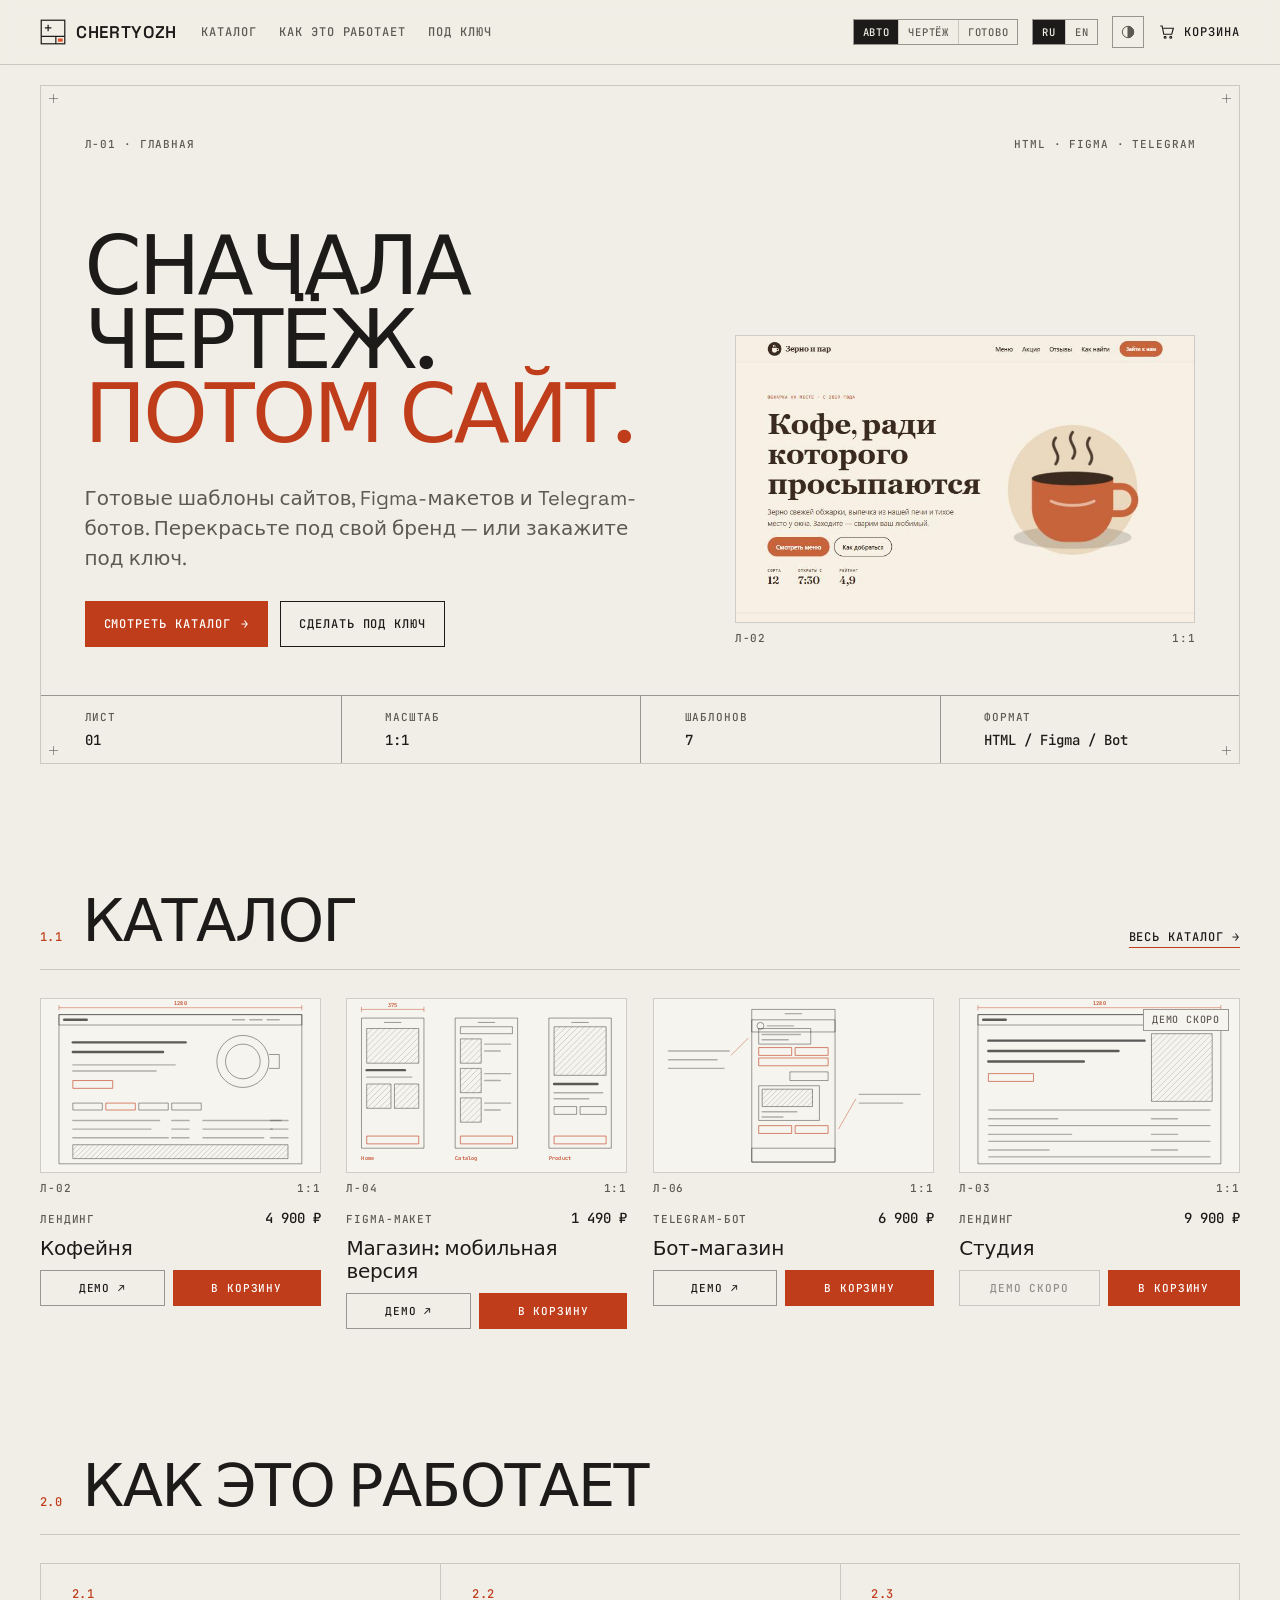
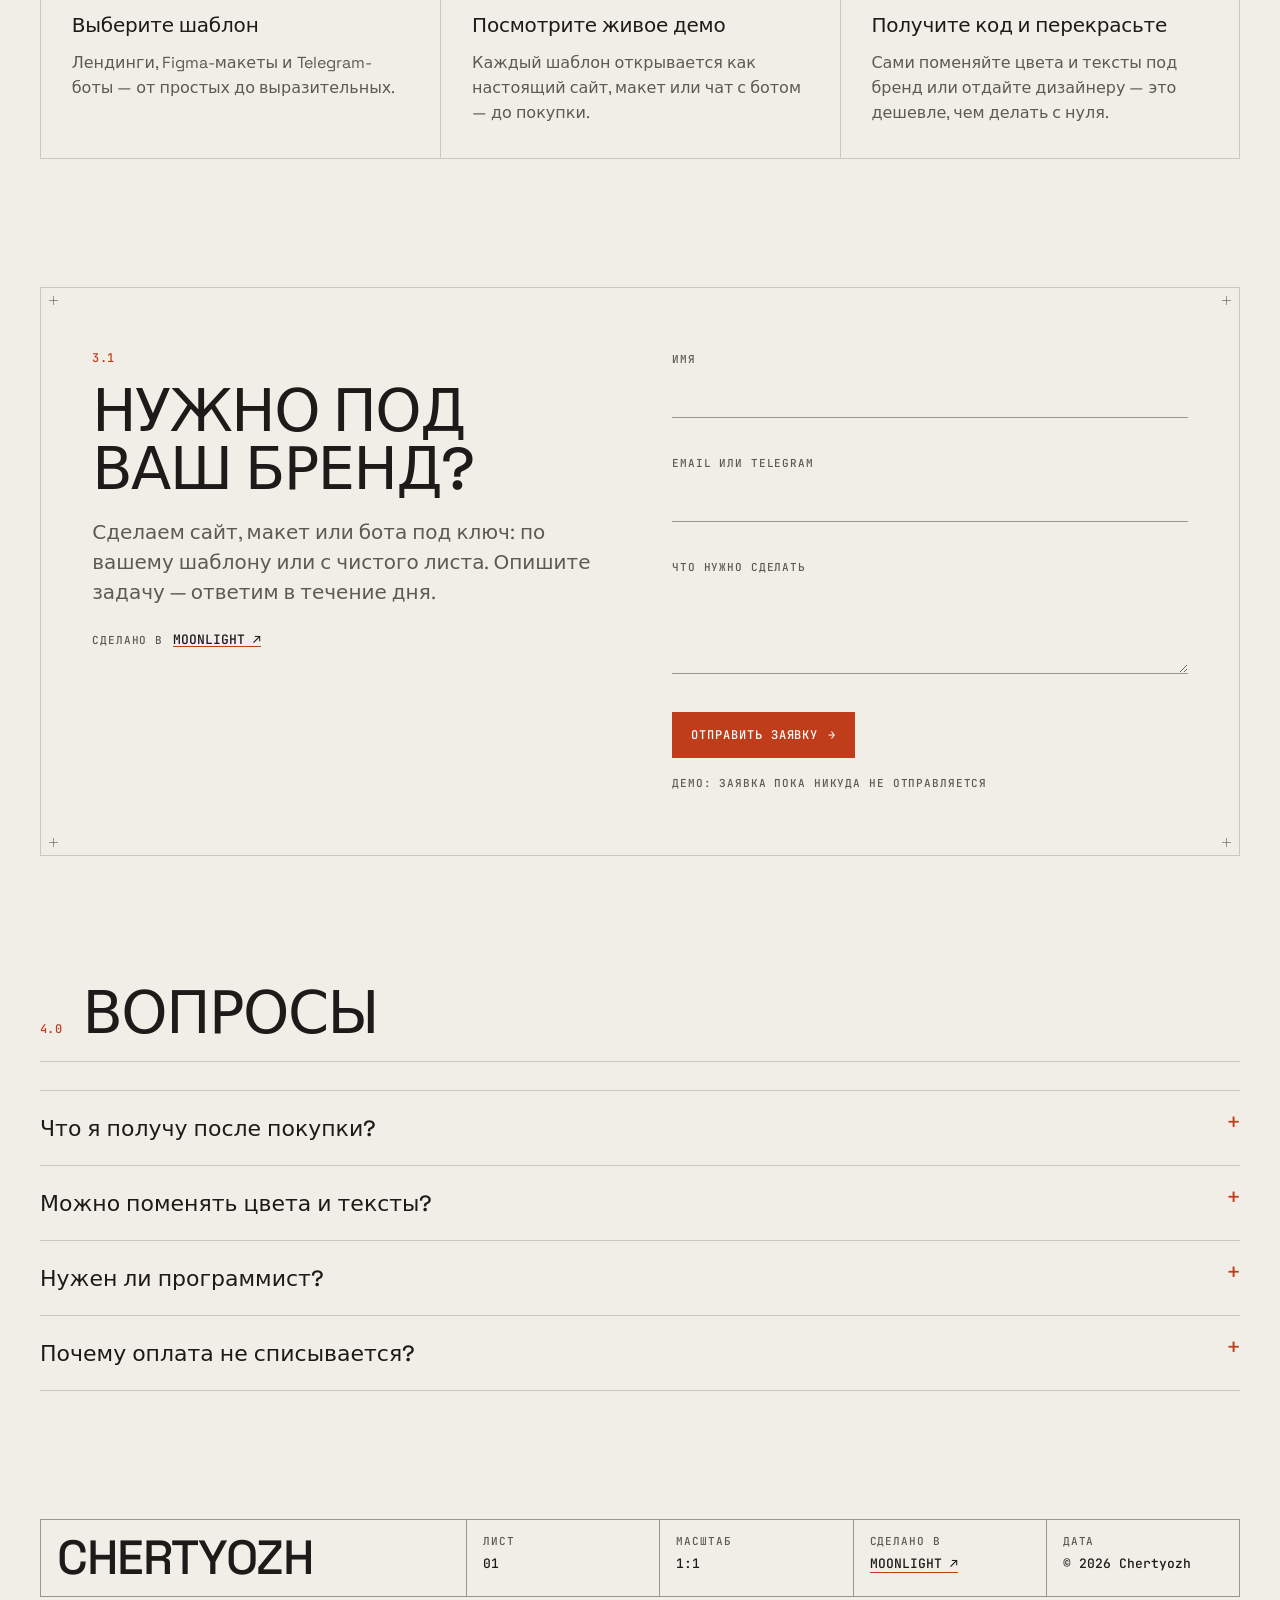
<file: site/index.html>
<!doctype html>
<html lang="ru" data-mode="auto">
<head>
  <meta charset="utf-8">
  <meta name="viewport" content="width=device-width, initial-scale=1">
  <title>Chertyozh — шаблоны сайтов, Figma-макетов и Telegram-ботов</title>
  <meta name="description" content="Готовые шаблоны лендингов, Figma-макетов и Telegram-ботов.">
  <link rel="icon" href="assets/favicon.svg" type="image/svg+xml">
  <link rel="preconnect" href="https://fonts.googleapis.com">
  <link rel="preconnect" href="https://fonts.gstatic.com" crossorigin>
  <link rel="stylesheet" href="https://fonts.googleapis.com/css2?family=JetBrains+Mono:wght@400;500;600&family=Space+Grotesk:wght@400;500;600;700&display=swap" media="print" onload="this.media='all'">
  <noscript><link rel="stylesheet" href="https://fonts.googleapis.com/css2?family=JetBrains+Mono:wght@400;500;600&family=Space+Grotesk:wght@400;500;600;700&display=swap"></noscript>
  <link rel="stylesheet" href="css/styles.css">
  <link rel="stylesheet" href="css/sheet.css">
  <script src="js/theme.js"></script>
  <noscript><style>.pl { display: none; }</style></noscript>
</head>
<body data-page="home" data-title="meta.home" data-sheet="01">
  <div class="pl" aria-hidden="true">
    <div class="pl__sheet">
      <span class="pl__name">Chertyozh</span>
      <span class="pl__scan"><span class="pl__pct">0%</span></span>
    </div>
  </div>

  <header class="hdr" data-chrome="header"></header>

  <main>
    <!-- Hero -->
    <section class="wrap hero">
      <div class="sheet hero__sheet">
        <div class="hero__top">
          <span class="label" data-i18n="hero.tagL">Л-01 · Главная</span>
          <span class="label" data-i18n="hero.tagR">HTML · Figma · Telegram</span>
        </div>
        <div class="hero__grid">
          <div class="hero__text">
            <h1 class="h-display hero__title">
              <span data-i18n="hero.t1">Сначала</span>
              <span data-i18n="hero.t2">чертёж.</span>
              <span class="hero__accent" data-i18n="hero.t3">Потом сайт.</span>
            </h1>
            <p class="lead" data-i18n="hero.sub">Готовые шаблоны сайтов, Figma-макетов и Telegram-ботов. Перекрасьте под свой бренд — или закажите под ключ.</p>
            <div class="hero__cta">
              <a class="btn btn--accent" href="catalog.html"><span data-i18n="hero.ctaCatalog">Смотреть каталог</span><span class="arr" aria-hidden="true">→</span></a>
              <a class="btn" href="#custom" data-i18n="hero.ctaCustom">Сделать под ключ</a>
            </div>
          </div>
          <div class="hero__pv" id="hero-pv"></div>
        </div>
        <dl class="hero__stamp">
          <div><dt class="label" data-i18n="ft.sheet">Лист</dt><dd>01</dd></div>
          <div><dt class="label" data-i18n="ft.scale">Масштаб</dt><dd>1:1</dd></div>
          <div><dt class="label" data-i18n="hero.count">Шаблонов</dt><dd>7</dd></div>
          <div><dt class="label" data-i18n="hero.format">Формат</dt><dd>HTML / Figma / Bot</dd></div>
        </dl>
      </div>
    </section>

    <!-- 1.1 Каталог -->
    <section class="wrap sec" aria-labelledby="sec-catalog">
      <div class="sec__head">
        <span class="num">1.1</span>
        <h2 class="h-section" id="sec-catalog" data-i18n="home.catalogTitle">Каталог</h2>
        <a class="sec__more" href="catalog.html"><span data-i18n="home.catalogAll">Весь каталог</span> <span aria-hidden="true">→</span></a>
      </div>
      <div class="grid-cards" id="home-catalog"></div>
    </section>

    <!-- 2.1–2.3 Как это работает -->
    <section class="wrap sec" id="how" aria-labelledby="sec-how">
      <div class="sec__head">
        <span class="num">2.0</span>
        <h2 class="h-section" id="sec-how" data-i18n="how.title">Как это работает</h2>
      </div>
      <ol class="steps">
        <li class="step">
          <span class="num">2.1</span>
          <h3 class="h-card" data-i18n="how.s1t">Выберите шаблон</h3>
          <p data-i18n="how.s1d">Лендинги, Figma-макеты и Telegram-боты — от простых до выразительных.</p>
        </li>
        <li class="step">
          <span class="num">2.2</span>
          <h3 class="h-card" data-i18n="how.s2t">Посмотрите живое демо</h3>
          <p data-i18n="how.s2d">Каждый шаблон открывается как настоящий сайт, макет или чат с ботом — до покупки.</p>
        </li>
        <li class="step">
          <span class="num">2.3</span>
          <h3 class="h-card" data-i18n="how.s3t">Получите код и перекрасьте</h3>
          <p data-i18n="how.s3d">Сами поменяйте цвета и тексты под бренд или отдайте дизайнеру — это дешевле, чем делать с нуля.</p>
        </li>
      </ol>
    </section>

    <!-- 3.1 Под ключ -->
    <section class="wrap sec" id="custom" aria-labelledby="sec-custom">
      <div class="sheet custom">
        <div class="custom__text">
          <span class="num">3.1</span>
          <h2 class="h-section" id="sec-custom" data-i18n="custom.title">Нужно под ваш бренд?</h2>
          <p class="lead" data-i18n="custom.sub">Сделаем сайт, макет или бота под ключ: по вашему шаблону или с чистого листа. Опишите задачу — ответим в течение дня.</p>
          <p class="custom__made"><span class="label" data-i18n="ft.made">Сделано в</span> <a href="https://oldded-bc-0h-b00e.github.io/SIte-Portfolio/" target="_blank" rel="noopener">MOONLIGHT ↗</a></p>
        </div>
        <div class="custom__form-wrap">
          <form class="custom__form" id="lead" novalidate>
            <div class="field">
              <label class="label" for="lead-name" data-i18n="form.name">Имя</label>
              <input id="lead-name" name="name" type="text" autocomplete="name" required>
              <span class="field__error" aria-live="polite"></span>
            </div>
            <div class="field">
              <label class="label" for="lead-contact" data-i18n="form.contact">Email или Telegram</label>
              <input id="lead-contact" name="contact" type="text" autocomplete="email" required>
              <span class="field__error" aria-live="polite"></span>
            </div>
            <div class="field">
              <label class="label" for="lead-msg" data-i18n="form.msg">Что нужно сделать</label>
              <textarea id="lead-msg" name="message" rows="3"></textarea>
              <span class="field__error" aria-live="polite"></span>
            </div>
            <button class="btn btn--accent" type="submit"><span data-i18n="form.send">Отправить заявку</span><span class="arr" aria-hidden="true">→</span></button>
            <p class="label form__note" data-i18n="form.demoNote">Демо: заявка пока никуда не отправляется</p>
          </form>
        </div>
      </div>
    </section>

    <!-- FAQ -->
    <section class="wrap sec" aria-labelledby="sec-faq">
      <div class="sec__head">
        <span class="num">4.0</span>
        <h2 class="h-section" id="sec-faq" data-i18n="faq.title">Вопросы</h2>
      </div>
      <div class="faq">
        <details class="faq__item"><summary data-i18n="faq.q1">Что я получу после покупки?</summary><p data-i18n="faq.a1">Лендинг — архив с HTML, CSS и JS и картинку шаблона. Figma-макет — ссылку на файл. Бот — код на Python и инструкцию по запуску.</p></details>
        <details class="faq__item"><summary data-i18n="faq.q2">Можно поменять цвета и тексты?</summary><p data-i18n="faq.a2">Да. Цвета и шрифты вынесены в переменные, тексты — в одно место. Это пара часов работы для дизайнера или вас самих.</p></details>
        <details class="faq__item"><summary data-i18n="faq.q3">Нужен ли программист?</summary><p data-i18n="faq.a3">Для лендинга и макета — нет. Для бота понадобится разместить код на сервере; можем сделать это за вас.</p></details>
        <details class="faq__item"><summary data-i18n="faq.q4">Почему оплата не списывается?</summary><p data-i18n="faq.a4">Это демонстрационный магазин: оформление показывает, как всё будет работать. Чтобы купить или заказать — оставьте заявку.</p></details>
      </div>
    </section>
  </main>

  <footer class="ftr" data-chrome="footer"></footer>

  <script src="js/i18n.js"></script>
  <script src="js/store.js"></script>
  <script src="js/forms.js"></script>
  <script src="js/main.js"></script>
  <script src="js/catalog.js"></script>
  <script src="js/blueprints.js"></script>
  <script src="js/reveal.js"></script>
  <script src="js/card.js"></script>
  <script src="js/form-ui.js"></script>
  <script src="js/preloader.js"></script>
  <script src="js/pages/home.js"></script>
</body>
</html>
</file>
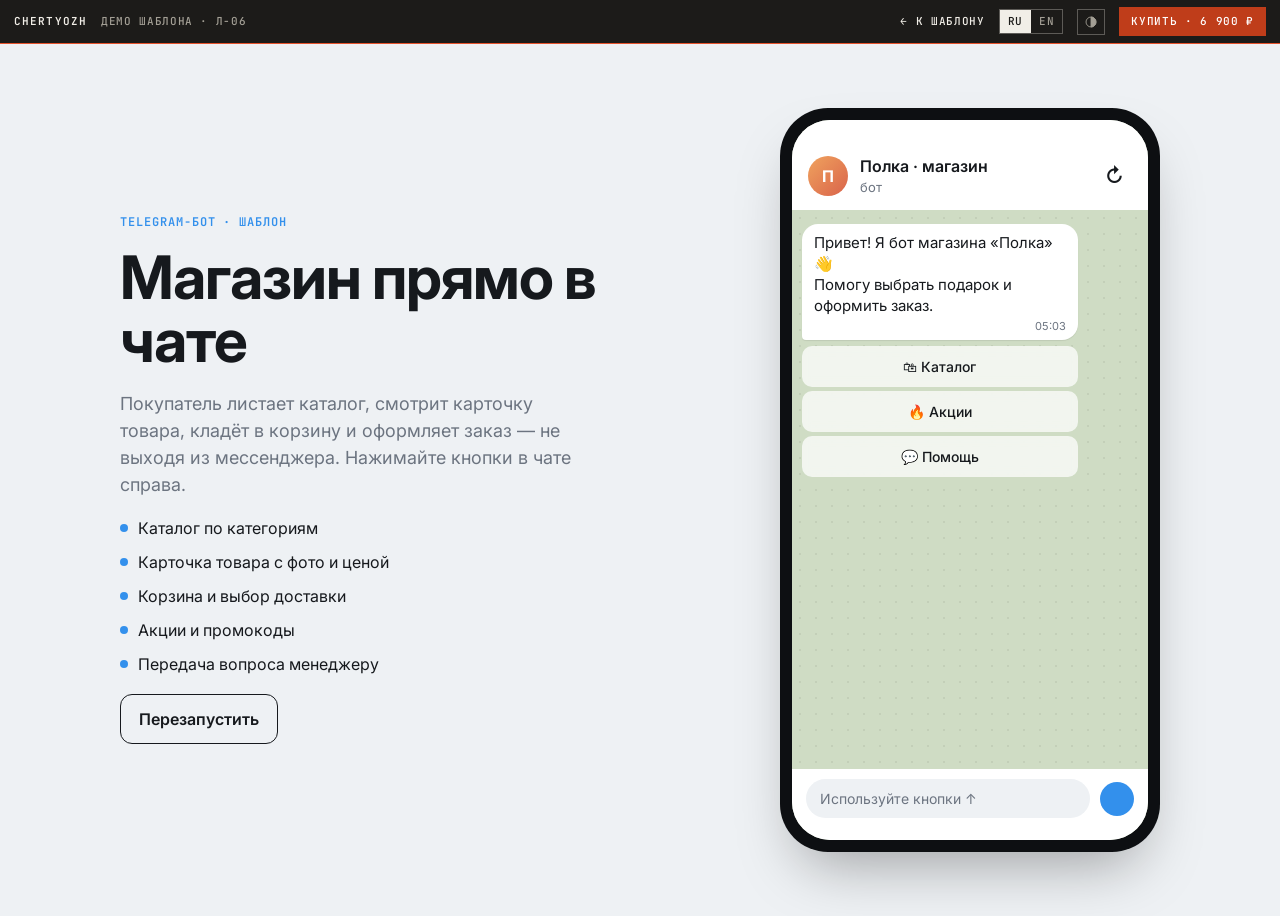
<file: site/templates/bot-shop/index.html>
<!doctype html>
<html lang="ru">
<head>
  <meta charset="utf-8">
  <meta name="viewport" content="width=device-width, initial-scale=1">
  <title>Полка — бот-магазин</title>
  <meta name="description" content="Демо шаблона Chertyozh: Telegram-бот магазина.">
  <link rel="icon" href="../../assets/favicon.svg" type="image/svg+xml">
  <link rel="preconnect" href="https://fonts.googleapis.com">
  <link rel="preconnect" href="https://fonts.gstatic.com" crossorigin>
  <link rel="stylesheet" href="https://fonts.googleapis.com/css2?family=Inter:wght@400;500;600;700&family=JetBrains+Mono:wght@500;600&display=swap" media="print" onload="this.media='all'">
  <noscript><link rel="stylesheet" href="https://fonts.googleapis.com/css2?family=Inter:wght@400;500;600;700&family=JetBrains+Mono:wght@500;600&display=swap"></noscript>
  <link rel="stylesheet" href="../_shared/demo-bar.css">
  <link rel="stylesheet" href="style.css">
  <script src="../../js/theme.js"></script>
</head>
<body data-title="b.title">
  <main class="b-page">
    <section class="b-about" aria-labelledby="b-about-t">
      <p class="b-kicker" data-i18n="b.kicker">Telegram-бот · шаблон</p>
      <h1 id="b-about-t" data-i18n="b.aboutTitle">Магазин прямо в чате</h1>
      <p class="b-lead" data-i18n="b.aboutText">Покупатель листает каталог, смотрит карточку товара, кладёт в корзину и оформляет заказ — не выходя из мессенджера. Нажимайте кнопки в чате справа.</p>
      <ul class="b-features">
        <li data-i18n="b.f1">Каталог по категориям</li>
        <li data-i18n="b.f2">Карточка товара с фото и ценой</li>
        <li data-i18n="b.f3">Корзина и выбор доставки</li>
        <li data-i18n="b.f4">Акции и промокоды</li>
        <li data-i18n="b.f5">Передача вопроса менеджеру</li>
      </ul>
      <button class="b-restart" type="button" data-i18n="b.restart">Перезапустить</button>
    </section>

    <section class="b-phone" data-i18n-attr="aria-label:b.chatLabel">
      <div class="b-screen">
        <header class="b-chat-hdr">
          <span class="b-ava" aria-hidden="true">П</span>
          <div><p class="b-name" data-i18n="b.name">Полка · магазин</p><p class="b-sub" data-i18n="b.sub">бот</p></div>
          <button class="b-restart b-restart--icon" type="button" data-i18n-attr="aria-label:b.restart;title:b.restart">↻</button>
        </header>
        <div class="b-msgs" id="msgs" role="log" aria-live="polite" tabindex="-1"></div>
        <div class="b-input" aria-hidden="true"><span data-i18n="b.input">Используйте кнопки ↑</span><i></i></div>
      </div>
    </section>
  </main>

  <script src="../_shared/i18n-demo.js"></script>
  <script src="i18n.js"></script>
  <script src="../_shared/demo-bar.js"></script>
  <script src="script.js"></script>
</body>
</html>
</file>
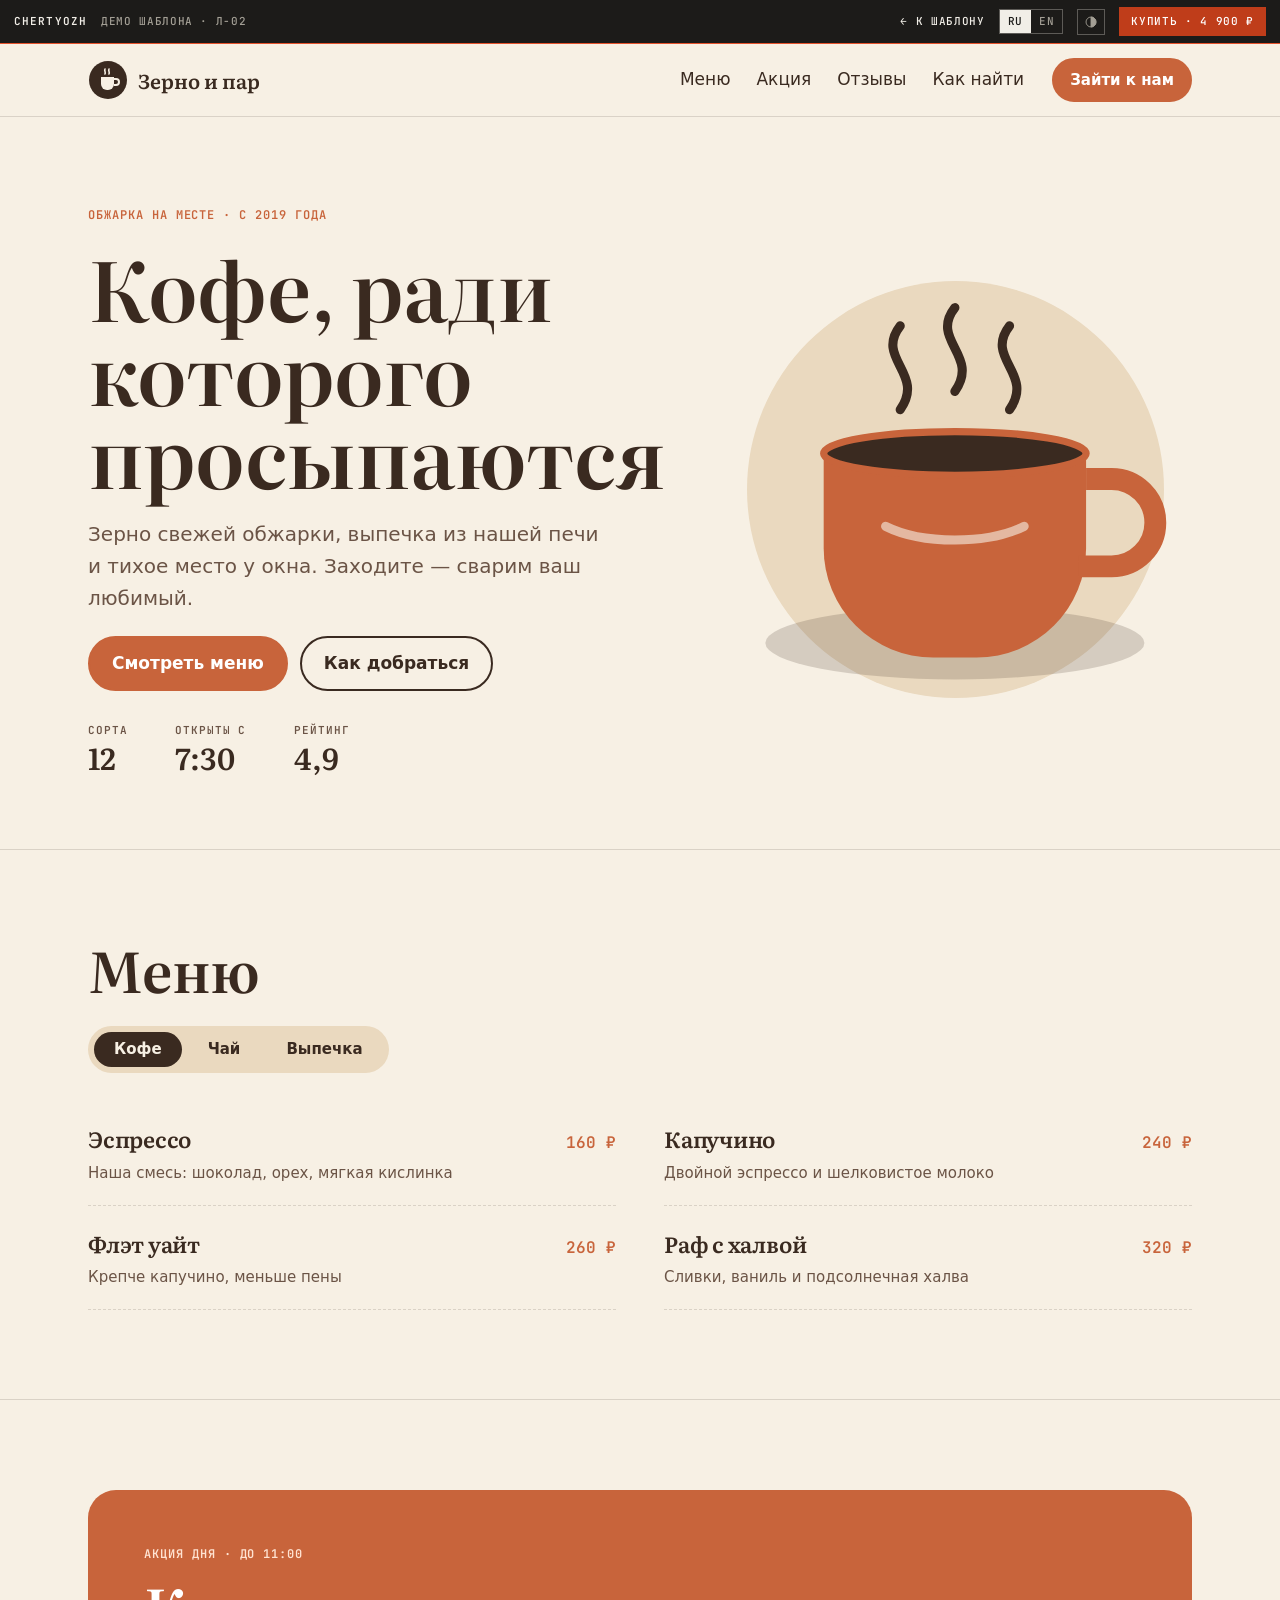
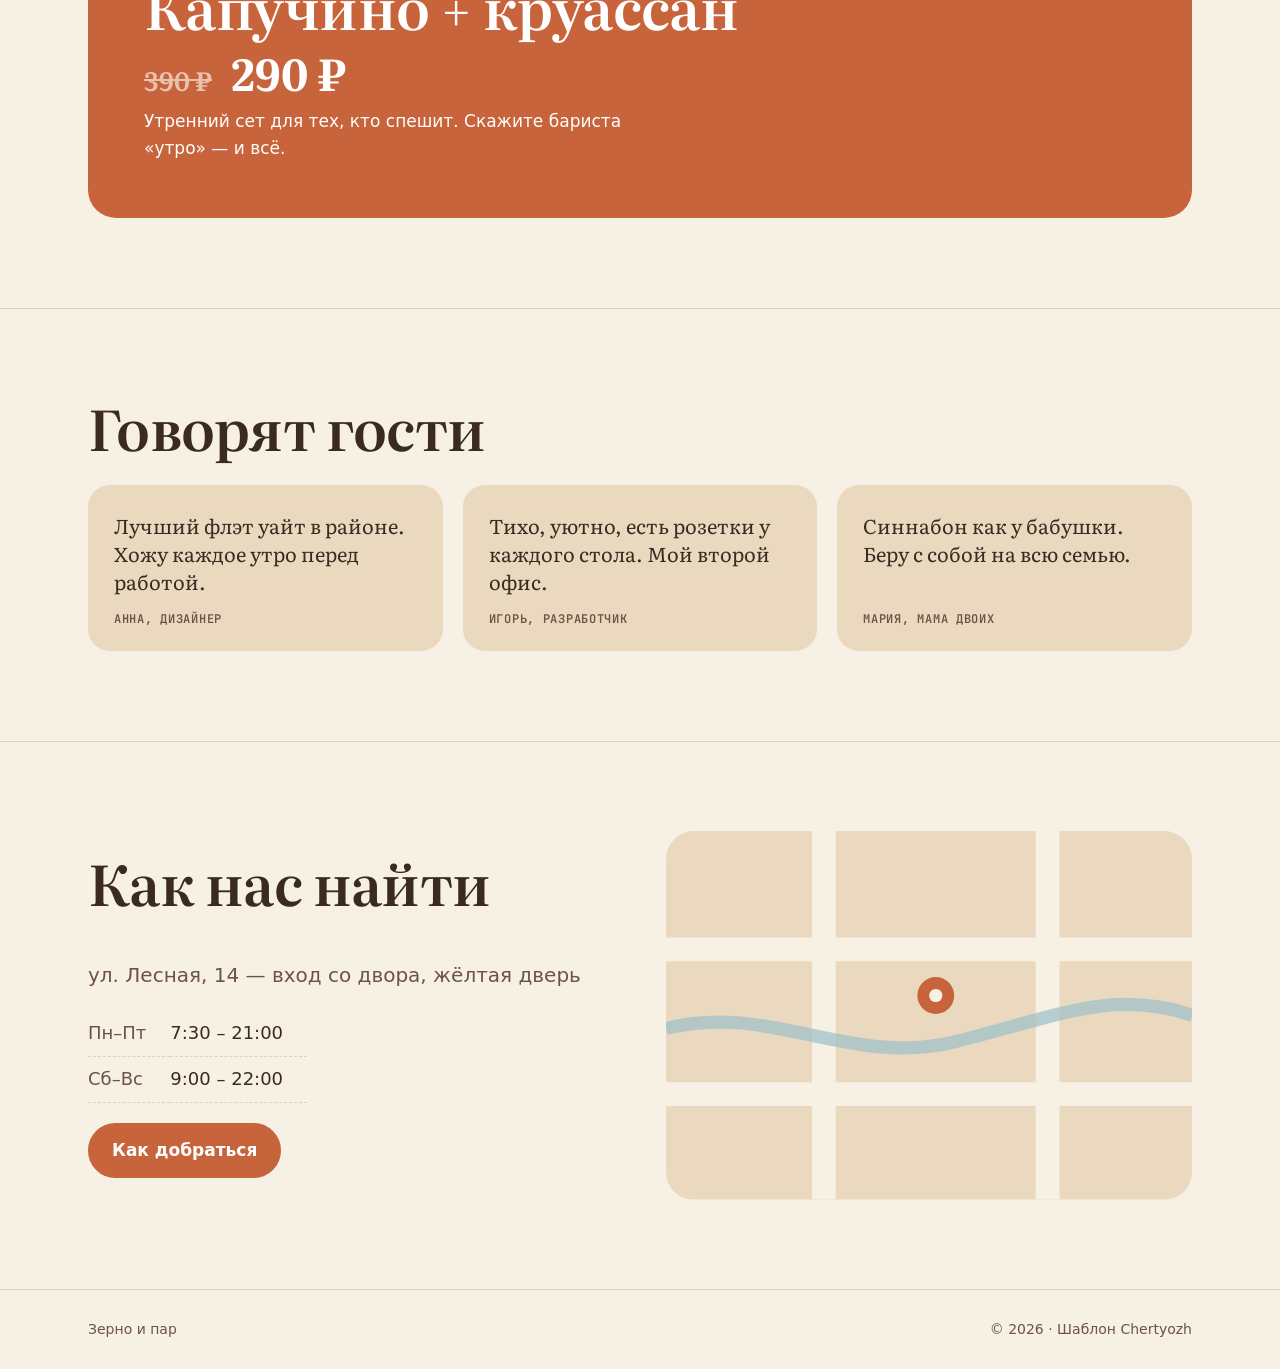
<file: site/templates/kofeynya/index.html>
<!doctype html>
<html lang="ru">
<head>
  <meta charset="utf-8">
  <meta name="viewport" content="width=device-width, initial-scale=1">
  <title>Зерно и пар — кофейня</title>
  <meta name="description" content="Демо шаблона Chertyozh: лендинг кофейни.">
  <link rel="icon" href="../../assets/favicon.svg" type="image/svg+xml">
  <link rel="preconnect" href="https://fonts.googleapis.com">
  <link rel="preconnect" href="https://fonts.gstatic.com" crossorigin>
  <link rel="stylesheet" href="https://fonts.googleapis.com/css2?family=Literata:opsz,wght@7..72,400;7..72,600&family=JetBrains+Mono:wght@500;600&display=swap" media="print" onload="this.media='all'">
  <noscript><link rel="stylesheet" href="https://fonts.googleapis.com/css2?family=Literata:opsz,wght@7..72,400;7..72,600&family=JetBrains+Mono:wght@500;600&display=swap"></noscript>
  <link rel="stylesheet" href="../_shared/demo-bar.css">
  <link rel="stylesheet" href="style.css">
  <script src="../../js/theme.js"></script>
</head>
<body data-title="k.title">
  <header class="k-hdr">
    <div class="k-wrap k-hdr__in">
      <a class="k-logo" href="#top">
        <svg viewBox="0 0 40 40" aria-hidden="true"><circle cx="20" cy="20" r="19" fill="var(--k-brown)"/><path d="M13 17h13v7a6 6 0 0 1-6 6h-1a6 6 0 0 1-6-6z" fill="var(--k-cream)"/><path d="M26 19h2a3 3 0 0 1 0 6h-2" fill="none" stroke="var(--k-cream)" stroke-width="2"/><path d="M17 9c-1 2 1 3 0 5M21 9c-1 2 1 3 0 5" fill="none" stroke="var(--k-cream)" stroke-width="1.6" stroke-linecap="round"/></svg>
        <span data-i18n="k.brand">Зерно и пар</span>
      </a>
      <nav class="k-nav" id="k-nav" data-i18n-attr="aria-label:k.navLabel">
        <a href="#menu" data-i18n="k.navMenu">Меню</a>
        <a href="#deal" data-i18n="k.navDeal">Акция</a>
        <a href="#reviews" data-i18n="k.navReviews">Отзывы</a>
        <a href="#visit" data-i18n="k.navVisit">Как найти</a>
      </nav>
      <a class="k-btn k-btn--sm k-hdr__cta" href="#visit" data-i18n="k.ctaVisit">Зайти к нам</a>
      <button class="k-burger" type="button" aria-expanded="false" aria-controls="k-nav" data-i18n-attr="aria-label:k.navOpen"><span></span><span></span></button>
    </div>
  </header>

  <main id="top">
    <section class="k-hero">
      <div class="k-wrap k-hero__in">
        <div class="k-hero__text">
          <p class="k-kicker" data-i18n="k.kicker">Обжарка на месте · с 2019 года</p>
          <h1 data-i18n="k.heroTitle">Кофе, ради которого просыпаются</h1>
          <p class="k-lead" data-i18n="k.heroSub">Зерно свежей обжарки, выпечка из нашей печи и тихое место у окна. Заходите — сварим ваш любимый.</p>
          <div class="k-hero__cta">
            <a class="k-btn" href="#menu" data-i18n="k.ctaMenu">Смотреть меню</a>
            <a class="k-btn k-btn--ghost" href="#visit" data-i18n="k.ctaRoute">Как добраться</a>
          </div>
          <dl class="k-facts">
            <div><dt data-i18n="k.f1t">Сорта</dt><dd>12</dd></div>
            <div><dt data-i18n="k.f2t">Открыты с</dt><dd>7:30</dd></div>
            <div><dt data-i18n="k.f3t">Рейтинг</dt><dd>4,9</dd></div>
          </dl>
        </div>
        <div class="k-hero__art" aria-hidden="true">
          <div class="k-sun"></div>
          <svg class="k-cup" viewBox="0 0 260 260">
            <path class="k-steam" d="M100 40c-14 18 14 26 0 46M130 30c-14 18 14 26 0 46M160 40c-14 18 14 26 0 46" fill="none" stroke="var(--k-brown)" stroke-width="5" stroke-linecap="round"/>
            <ellipse class="k-shadow" cx="130" cy="214" rx="104" ry="20" fill="var(--k-brown)" opacity=".18"/>
            <path d="M58 110h144v52a60 60 0 0 1-60 60h-24a60 60 0 0 1-60-60z" fill="var(--k-terra)"/>
            <path d="M202 124h14a24 24 0 0 1 0 48h-18" fill="none" stroke="var(--k-terra)" stroke-width="12"/>
            <ellipse class="k-coffee" cx="130" cy="110" rx="72" ry="12" fill="var(--k-brown)" stroke="var(--k-terra)" stroke-width="4"/>
            <path d="M92 150c20 10 56 10 76 0" fill="none" stroke="var(--k-cream)" stroke-width="5" stroke-linecap="round" opacity=".6"/>
          </svg>
        </div>
      </div>
    </section>

    <section class="k-sec" id="menu" aria-labelledby="k-menu-t">
      <div class="k-wrap">
        <h2 id="k-menu-t" data-i18n="k.menuTitle">Меню</h2>
        <div class="k-tabs" role="tablist" data-i18n-attr="aria-label:k.menuTitle">
          <button role="tab" id="tab-coffee" aria-controls="panel-coffee" aria-selected="true" data-i18n="k.tCoffee">Кофе</button>
          <button role="tab" id="tab-tea" aria-controls="panel-tea" aria-selected="false" tabindex="-1" data-i18n="k.tTea">Чай</button>
          <button role="tab" id="tab-bake" aria-controls="panel-bake" aria-selected="false" tabindex="-1" data-i18n="k.tBake">Выпечка</button>
        </div>
        <ul class="k-menu" id="panel-coffee" role="tabpanel" aria-labelledby="tab-coffee">
          <li><div><h3 data-i18n="k.m1">Эспрессо</h3><p data-i18n="k.m1d">Наша смесь: шоколад, орех, мягкая кислинка</p></div><span data-i18n="k.m1p">160 ₽</span></li>
          <li><div><h3 data-i18n="k.m2">Капучино</h3><p data-i18n="k.m2d">Двойной эспрессо и шелковистое молоко</p></div><span data-i18n="k.m2p">240 ₽</span></li>
          <li><div><h3 data-i18n="k.m3">Флэт уайт</h3><p data-i18n="k.m3d">Крепче капучино, меньше пены</p></div><span data-i18n="k.m3p">260 ₽</span></li>
          <li><div><h3 data-i18n="k.m4">Раф с халвой</h3><p data-i18n="k.m4d">Сливки, ваниль и подсолнечная халва</p></div><span data-i18n="k.m4p">320 ₽</span></li>
        </ul>
        <ul class="k-menu" id="panel-tea" role="tabpanel" aria-labelledby="tab-tea" hidden>
          <li><div><h3 data-i18n="k.m5">Сенча</h3><p data-i18n="k.m5d">Японский зелёный, мягкий и травянистый</p></div><span data-i18n="k.m5p">220 ₽</span></li>
          <li><div><h3 data-i18n="k.m6">Облепиховый</h3><p data-i18n="k.m6d">Облепиха, мёд, апельсин, имбирь</p></div><span data-i18n="k.m6p">290 ₽</span></li>
          <li><div><h3 data-i18n="k.m7">Масала</h3><p data-i18n="k.m7d">Чёрный чай со специями на молоке</p></div><span data-i18n="k.m7p">270 ₽</span></li>
        </ul>
        <ul class="k-menu" id="panel-bake" role="tabpanel" aria-labelledby="tab-bake" hidden>
          <li><div><h3 data-i18n="k.m8">Круассан</h3><p data-i18n="k.m8d">Слоёное тесто на сливочном масле</p></div><span data-i18n="k.m8p">150 ₽</span></li>
          <li><div><h3 data-i18n="k.m9">Синнабон</h3><p data-i18n="k.m9d">Корица, сливочный крем, ещё тёплый</p></div><span data-i18n="k.m9p">210 ₽</span></li>
          <li><div><h3 data-i18n="k.m10">Баскский чизкейк</h3><p data-i18n="k.m10d">Карамельная корочка, нежная середина</p></div><span data-i18n="k.m10p">280 ₽</span></li>
        </ul>
      </div>
    </section>

    <section class="k-sec" id="deal" aria-labelledby="k-deal-t">
      <div class="k-wrap">
        <div class="k-deal">
          <p class="k-kicker" data-i18n="k.dealKicker">Акция дня · до 11:00</p>
          <h2 id="k-deal-t" data-i18n="k.dealTitle">Капучино + круассан</h2>
          <p class="k-deal__price"><s data-i18n="k.dealOld">390 ₽</s> <b data-i18n="k.dealNew">290 ₽</b></p>
          <p data-i18n="k.dealText">Утренний сет для тех, кто спешит. Скажите бариста «утро» — и всё.</p>
        </div>
      </div>
    </section>

    <section class="k-sec" id="reviews" aria-labelledby="k-rev-t">
      <div class="k-wrap">
        <h2 id="k-rev-t" data-i18n="k.revTitle">Говорят гости</h2>
        <div class="k-reviews">
          <figure><blockquote data-i18n="k.r1">Лучший флэт уайт в районе. Хожу каждое утро перед работой.</blockquote><figcaption data-i18n="k.r1a">Анна, дизайнер</figcaption></figure>
          <figure><blockquote data-i18n="k.r2">Тихо, уютно, есть розетки у каждого стола. Мой второй офис.</blockquote><figcaption data-i18n="k.r2a">Игорь, разработчик</figcaption></figure>
          <figure><blockquote data-i18n="k.r3">Синнабон как у бабушки. Беру с собой на всю семью.</blockquote><figcaption data-i18n="k.r3a">Мария, мама двоих</figcaption></figure>
        </div>
      </div>
    </section>

    <section class="k-sec" id="visit" aria-labelledby="k-visit-t">
      <div class="k-wrap k-visit">
        <div>
          <h2 id="k-visit-t" data-i18n="k.visitTitle">Как нас найти</h2>
          <p class="k-lead" data-i18n="k.address">ул. Лесная, 14 — вход со двора, жёлтая дверь</p>
          <table class="k-hours">
            <caption class="visually-hidden" data-i18n="k.hoursCap">Часы работы</caption>
            <tr><th scope="row" data-i18n="k.wd">Пн–Пт</th><td>7:30 – 21:00</td></tr>
            <tr><th scope="row" data-i18n="k.we">Сб–Вс</th><td>9:00 – 22:00</td></tr>
          </table>
          <a class="k-btn" href="#top" data-i18n="k.ctaRoute">Как добраться</a>
        </div>
        <div class="k-map" aria-hidden="true">
          <svg viewBox="0 0 400 280" preserveAspectRatio="xMidYMid slice">
            <rect width="400" height="280" fill="var(--k-sand)"/>
            <path d="M0 90h400M0 200h400M120 0v280M290 0v280" stroke="var(--k-cream)" stroke-width="18"/>
            <path d="M0 150c80-20 140 30 220 10s120-40 180-20" fill="none" stroke="#9cc0c9" stroke-width="10" opacity=".7"/>
            <circle cx="205" cy="125" r="14" fill="var(--k-terra)"/><circle cx="205" cy="125" r="5" fill="var(--k-cream)"/>
          </svg>
        </div>
      </div>
    </section>
  </main>

  <footer class="k-ftr">
    <div class="k-wrap k-ftr__in">
      <span data-i18n="k.brand">Зерно и пар</span>
      <span data-i18n="k.rights">© 2026 · Шаблон Chertyozh</span>
    </div>
  </footer>

  <script src="../_shared/i18n-demo.js"></script>
  <script src="i18n.js"></script>
  <script src="../_shared/demo-bar.js"></script>
  <script src="script.js"></script>
</body>
</html>
</file>
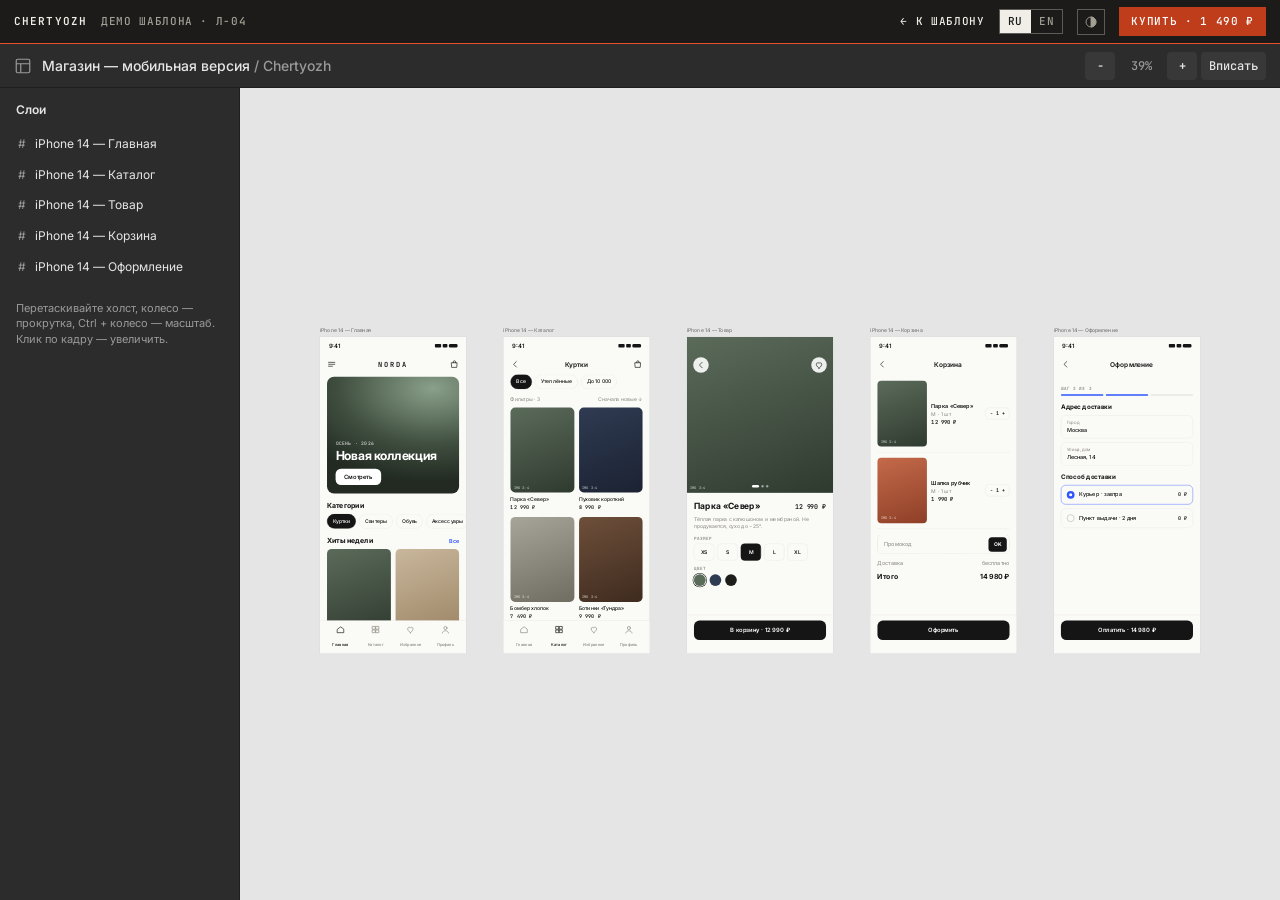
<file: site/templates/shop-mobile/index.html>
<!doctype html>
<html lang="ru">
<head>
  <meta charset="utf-8">
  <meta name="viewport" content="width=device-width, initial-scale=1">
  <title>NORDA — мобильный магазин · Figma</title>
  <meta name="description" content="Демо шаблона Chertyozh: Figma-макет мобильного магазина.">
  <link rel="icon" href="../../assets/favicon.svg" type="image/svg+xml">
  <link rel="preconnect" href="https://fonts.googleapis.com">
  <link rel="preconnect" href="https://fonts.gstatic.com" crossorigin>
  <link rel="stylesheet" href="https://fonts.googleapis.com/css2?family=Inter:wght@400;500;600;700&family=JetBrains+Mono:wght@500;600&display=swap" media="print" onload="this.media='all'">
  <noscript><link rel="stylesheet" href="https://fonts.googleapis.com/css2?family=Inter:wght@400;500;600;700&family=JetBrains+Mono:wght@500;600&display=swap"></noscript>
  <link rel="stylesheet" href="../_shared/demo-bar.css">
  <link rel="stylesheet" href="style.css">
  <script src="../../js/theme.js"></script>
</head>
<body data-title="f.title">
  <div class="fg-top">
    <div class="fg-file">
      <svg viewBox="0 0 24 24" fill="none" stroke="currentColor" stroke-width="1.6" aria-hidden="true"><rect x="3" y="3" width="18" height="18" rx="2"/><path d="M3 9h18M9 9v12"/></svg>
      <span><span data-i18n="f.file">Магазин — мобильная версия</span> <span class="fg-muted">/ Chertyozh</span></span>
    </div>
    <div class="fg-zoom" role="group" data-i18n-attr="aria-label:f.zoom">
      <button type="button" id="z-out" data-i18n-attr="aria-label:f.zoomOut">−</button>
      <span id="z-val">100%</span>
      <button type="button" id="z-in" data-i18n-attr="aria-label:f.zoomIn">+</button>
      <button type="button" id="z-fit" data-i18n="f.fit">Вписать</button>
    </div>
  </div>

  <div class="fg">
    <aside class="fg-layers" data-i18n-attr="aria-label:f.layers">
      <p class="fg-layers__title" data-i18n="f.layers">Слои</p>
      <ul id="layers"></ul>
      <p class="fg-hint" data-i18n="f.hint">Перетаскивайте холст, колесо — прокрутка, Ctrl + колесо — масштаб. Клик по кадру — увеличить.</p>
    </aside>
    <main class="fg-canvas" id="canvas" tabindex="0" data-i18n-attr="aria-label:f.canvas">
      <div class="fg-world" id="world"></div>
    </main>
  </div>

  <div class="frame-zoom" id="frame-zoom" role="dialog" aria-modal="true" hidden>
    <button class="frame-zoom__close" type="button" data-i18n-attr="aria-label:f.close">×</button>
    <div class="frame-zoom__stage" id="frame-zoom-stage"></div>
  </div>

  <script src="../_shared/i18n-demo.js"></script>
  <script src="i18n.js"></script>
  <script src="../_shared/demo-bar.js"></script>
  <script src="script.js"></script>
</body>
</html>
</file>
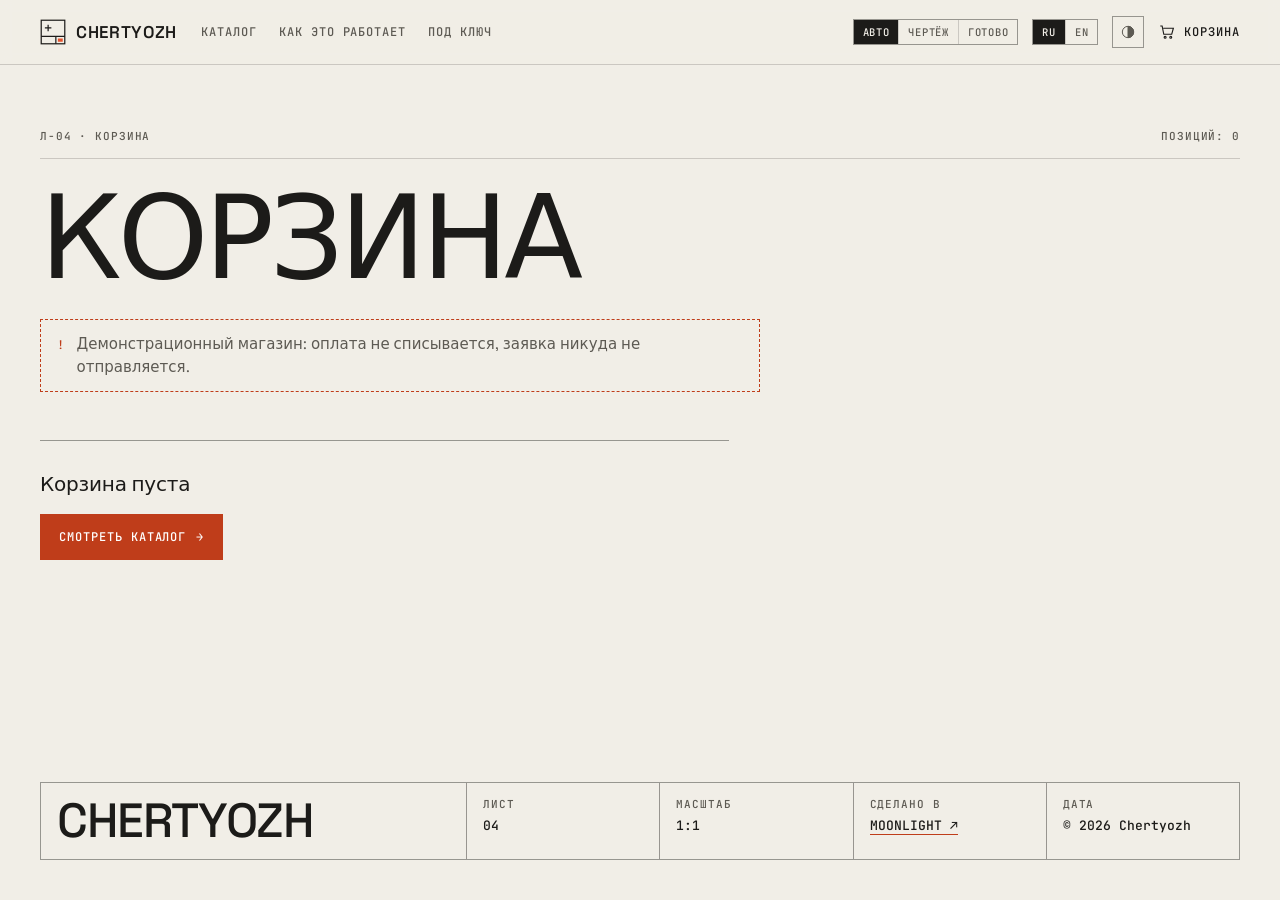
<file: site/cart.html>
<!doctype html>
<html lang="ru" data-mode="auto">
<head>
  <meta charset="utf-8">
  <meta name="viewport" content="width=device-width, initial-scale=1">
  <title>Корзина — Chertyozh</title>
  <meta name="description" content="Готовые шаблоны лендингов, Figma-макетов и Telegram-ботов.">
  <link rel="icon" href="assets/favicon.svg" type="image/svg+xml">
  <link rel="preconnect" href="https://fonts.googleapis.com">
  <link rel="preconnect" href="https://fonts.gstatic.com" crossorigin>
  <link rel="stylesheet" href="https://fonts.googleapis.com/css2?family=JetBrains+Mono:wght@400;500;600&family=Space+Grotesk:wght@400;500;600;700&display=swap" media="print" onload="this.media='all'">
  <noscript><link rel="stylesheet" href="https://fonts.googleapis.com/css2?family=JetBrains+Mono:wght@400;500;600&family=Space+Grotesk:wght@400;500;600;700&display=swap"></noscript>
  <link rel="stylesheet" href="css/styles.css">
  <link rel="stylesheet" href="css/sheet.css">
  <script src="js/theme.js"></script>
</head>
<body data-page="cart" data-title="meta.cart" data-sheet="04">
  <header class="hdr" data-chrome="header"></header>

  <main>
    <section class="wrap page-head">
      <div class="page-head__row">
        <span class="label" data-i18n="cartp.tag">Л-04 · Корзина</span>
        <span class="label cartp__count"></span>
      </div>
      <h1 class="h-display page-head__title" data-i18n="cart.link">Корзина</h1>
      <p class="demo-note"><span class="num">!</span> <span data-i18n="cartp.demo">Демонстрационный магазин: оплата не списывается, заявка никуда не отправляется.</span></p>
    </section>

    <section class="wrap sec sec--tight cartp" id="cartp">
      <div class="cartp__list">
        <ul class="cart-rows" id="cart-rows"></ul>
        <div class="cart-empty" id="cart-empty" hidden>
          <p class="h-card" data-i18n="cartp.empty">Корзина пуста</p>
          <a class="btn btn--accent" href="catalog.html"><span data-i18n="hero.ctaCatalog">Смотреть каталог</span><span class="arr" aria-hidden="true">→</span></a>
        </div>
      </div>

      <aside class="sheet cartp__side" id="cart-side">
        <div class="cartp__total">
          <span class="label" data-i18n="cartp.total">Итого</span>
          <span class="cartp__sum" id="cart-sum"></span>
        </div>
        <form class="cartp__form" id="order" novalidate>
          <div class="field">
            <label class="label" for="ord-email">Email *</label>
            <input id="ord-email" name="email" type="email" autocomplete="email" required>
            <span class="field__error" aria-live="polite"></span>
          </div>
          <div class="field">
            <label class="label" for="ord-tg" data-i18n="cartp.tg">Telegram (необязательно)</label>
            <input id="ord-tg" name="telegram" type="text" autocomplete="off" placeholder="@username">
            <span class="field__error" aria-live="polite"></span>
          </div>
          <div class="check-field">
            <label class="check"><input type="checkbox" name="consent" required> <span data-i18n="cartp.consent">Согласен на обработку данных для связи по заказу</span></label>
            <span class="field__error" aria-live="polite"></span>
          </div>
          <button class="btn btn--accent" type="submit"><span data-i18n="cartp.submit">Оформить</span><span class="arr" aria-hidden="true">→</span></button>
        </form>
      </aside>
    </section>

    <section class="wrap sec sec--tight" id="cart-done" hidden>
      <div class="form-done">
        <span class="num">✓</span>
        <h2 data-i18n="cartp.doneTitle">Заявка принята (демо)</h2>
        <p data-i18n="cartp.doneText">Мы свяжемся с вами по email. Это демонстрационный магазин — деньги не списаны.</p>
        <a class="btn" href="catalog.html"><span data-i18n="cartp.back">Вернуться в каталог</span><span class="arr" aria-hidden="true">→</span></a>
      </div>
    </section>
  </main>

  <footer class="ftr" data-chrome="footer"></footer>

  <script src="js/i18n.js"></script>
  <script src="js/store.js"></script>
  <script src="js/forms.js"></script>
  <script src="js/main.js"></script>
  <script src="js/catalog.js"></script>
  <script src="js/form-ui.js"></script>
  <script src="js/pages/cart.js"></script>
</body>
</html>
</file>
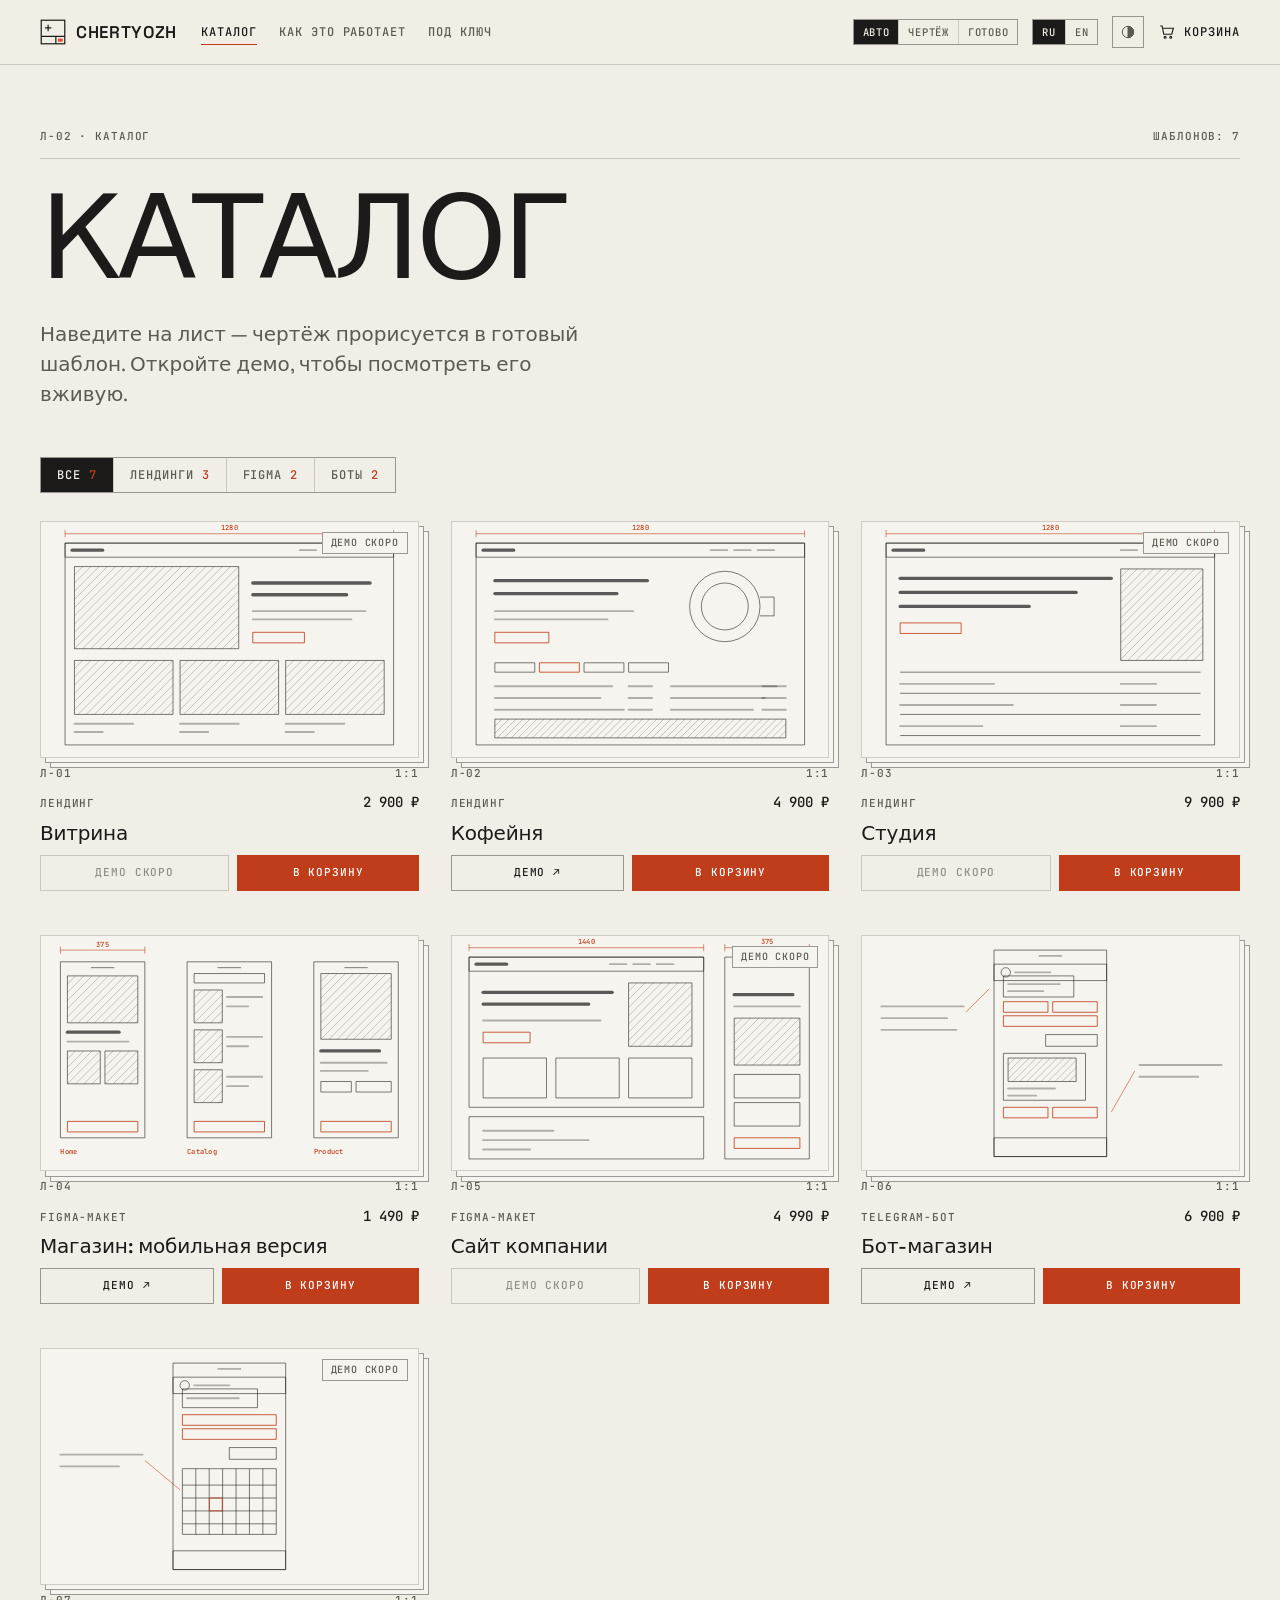
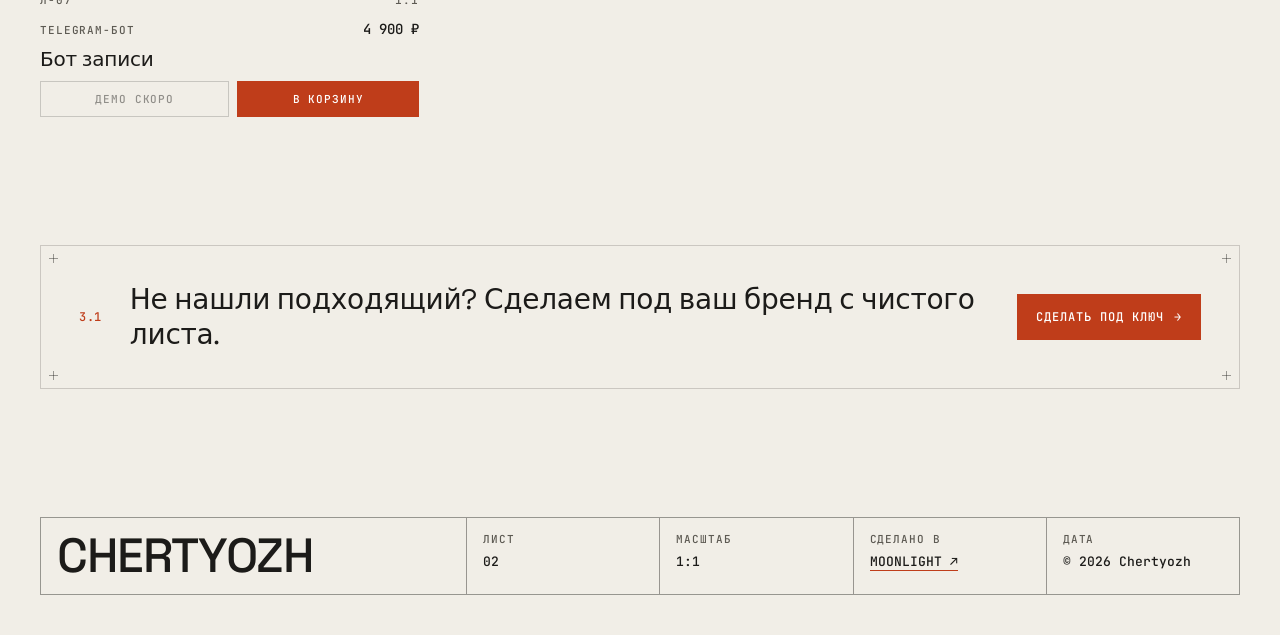
<file: site/catalog.html>
<!doctype html>
<html lang="ru" data-mode="auto">
<head>
  <meta charset="utf-8">
  <meta name="viewport" content="width=device-width, initial-scale=1">
  <title>Каталог — Chertyozh</title>
  <meta name="description" content="Готовые шаблоны лендингов, Figma-макетов и Telegram-ботов.">
  <link rel="icon" href="assets/favicon.svg" type="image/svg+xml">
  <link rel="preconnect" href="https://fonts.googleapis.com">
  <link rel="preconnect" href="https://fonts.gstatic.com" crossorigin>
  <link rel="stylesheet" href="https://fonts.googleapis.com/css2?family=JetBrains+Mono:wght@400;500;600&family=Space+Grotesk:wght@400;500;600;700&display=swap" media="print" onload="this.media='all'">
  <noscript><link rel="stylesheet" href="https://fonts.googleapis.com/css2?family=JetBrains+Mono:wght@400;500;600&family=Space+Grotesk:wght@400;500;600;700&display=swap"></noscript>
  <link rel="stylesheet" href="css/styles.css">
  <link rel="stylesheet" href="css/sheet.css">
  <script src="js/theme.js"></script>
</head>
<body data-page="catalog" data-title="meta.catalog" data-nav="catalog" data-sheet="02">
  <header class="hdr" data-chrome="header"></header>

  <main>
    <section class="wrap page-head">
      <div class="page-head__row">
        <span class="label" data-i18n="cat.tag">Л-02 · Каталог</span>
        <span class="label" data-i18n="cat.count">Шаблонов: 7</span>
      </div>
      <h1 class="h-display page-head__title" data-i18n="cat.title">Каталог</h1>
      <p class="lead" data-i18n="cat.sub">Наведите на лист — чертёж прорисуется в готовый шаблон. Откройте демо, чтобы посмотреть его вживую.</p>
    </section>

    <section class="wrap sec sec--tight" aria-labelledby="cat-title">
      <h2 class="visually-hidden" id="cat-title" data-i18n="cat.title">Каталог</h2>
      <div class="tabs" role="group" data-i18n-attr="aria-label:cat.filter">
        <button type="button" data-type="all"><span data-i18n="cat.all">Все</span> <span class="tabs__n"></span></button>
        <button type="button" data-type="landing"><span data-i18n="cat.landing">Лендинги</span> <span class="tabs__n"></span></button>
        <button type="button" data-type="figma"><span data-i18n="cat.figma">Figma</span> <span class="tabs__n"></span></button>
        <button type="button" data-type="bot"><span data-i18n="cat.bot">Боты</span> <span class="tabs__n"></span></button>
      </div>
      <div class="grid-cards grid-cards--stack" id="catalog-grid" aria-live="polite"></div>
    </section>

    <section class="wrap sec">
      <div class="sheet cta-strip">
        <span class="num">3.1</span>
        <p class="cta-strip__text" data-i18n="cat.ctaText">Не нашли подходящий? Сделаем под ваш бренд с чистого листа.</p>
        <a class="btn btn--accent" href="index.html#custom"><span data-i18n="hero.ctaCustom">Сделать под ключ</span><span class="arr" aria-hidden="true">→</span></a>
      </div>
    </section>
  </main>

  <footer class="ftr" data-chrome="footer"></footer>

  <script src="js/i18n.js"></script>
  <script src="js/store.js"></script>
  <script src="js/forms.js"></script>
  <script src="js/main.js"></script>
  <script src="js/catalog.js"></script>
  <script src="js/blueprints.js"></script>
  <script src="js/reveal.js"></script>
  <script src="js/card.js"></script>
  <script src="js/pages/catalog.js"></script>
</body>
</html>
</file>
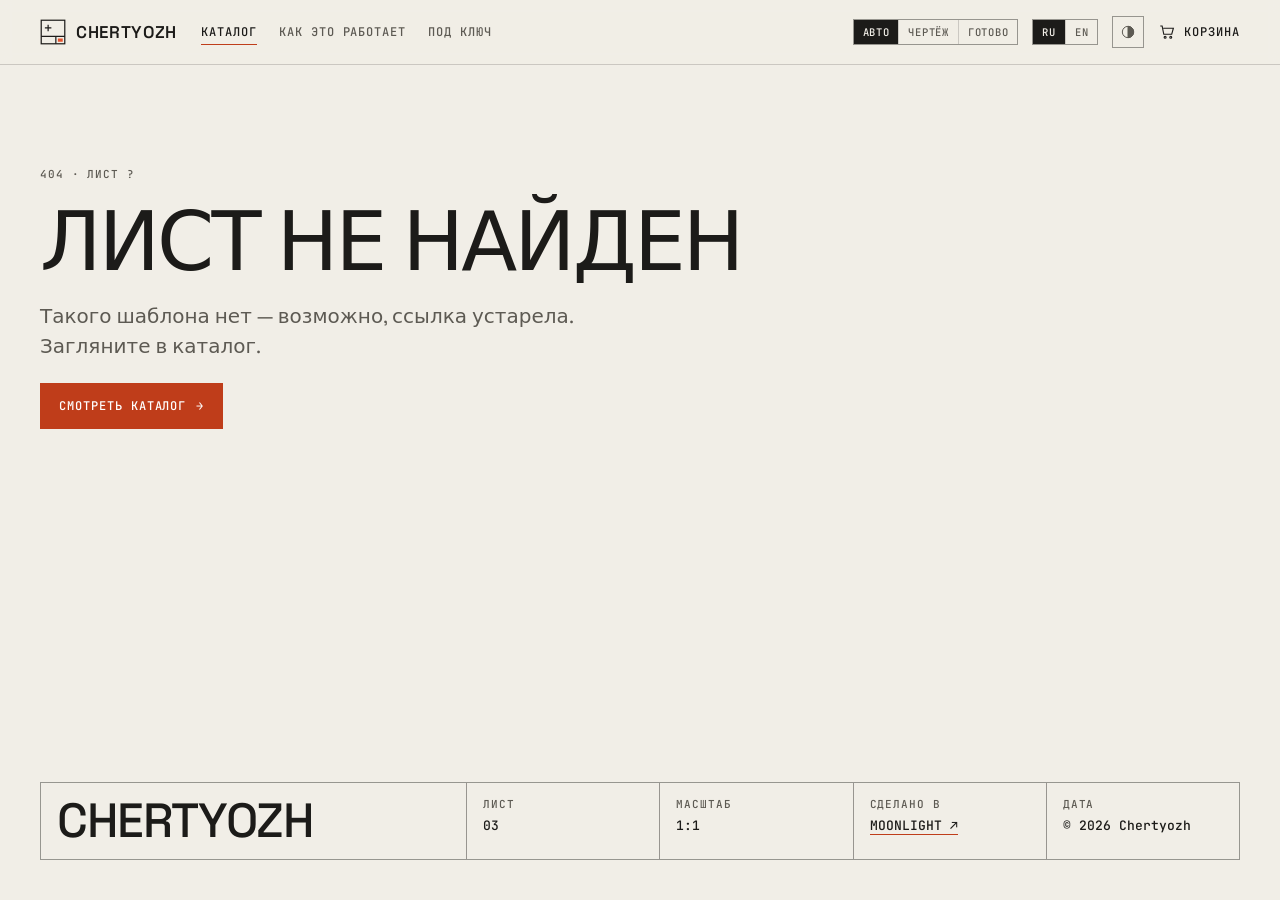
<file: site/template.html>
<!doctype html>
<html lang="ru" data-mode="auto">
<head>
  <meta charset="utf-8">
  <meta name="viewport" content="width=device-width, initial-scale=1">
  <title>Шаблон — Chertyozh</title>
  <meta name="description" content="Готовые шаблоны лендингов, Figma-макетов и Telegram-ботов.">
  <link rel="icon" href="assets/favicon.svg" type="image/svg+xml">
  <link rel="preconnect" href="https://fonts.googleapis.com">
  <link rel="preconnect" href="https://fonts.gstatic.com" crossorigin>
  <link rel="stylesheet" href="https://fonts.googleapis.com/css2?family=JetBrains+Mono:wght@400;500;600&family=Space+Grotesk:wght@400;500;600;700&display=swap" media="print" onload="this.media='all'">
  <noscript><link rel="stylesheet" href="https://fonts.googleapis.com/css2?family=JetBrains+Mono:wght@400;500;600&family=Space+Grotesk:wght@400;500;600;700&display=swap"></noscript>
  <link rel="stylesheet" href="css/styles.css">
  <link rel="stylesheet" href="css/sheet.css">
  <script src="js/theme.js"></script>
</head>
<body data-page="template" data-nav="catalog" data-sheet="03">
  <header class="hdr" data-chrome="header"></header>

  <main id="tpl-main">
    <section class="wrap tpl" id="tpl" hidden>
      <nav class="crumbs label" data-i18n-attr="aria-label:tpl.crumbs">
        <a href="catalog.html" data-i18n="nav.catalog">Каталог</a> <span aria-hidden="true">/</span> <span class="tpl__crumb"></span>
      </nav>
      <div class="tpl__grid">
        <div class="tpl__pv" id="tpl-pv"></div>
        <div class="tpl__info">
          <div class="tpl__row"><span class="label tpl__type"></span><span class="label tpl__sheet"></span></div>
          <h1 class="h-section tpl__title"></h1>
          <p class="tpl__price"></p>
          <p class="lead tpl__desc"></p>
          <div class="tpl__actions">
            <a class="btn btn--accent tpl__demo" target="_blank" rel="noopener"><span data-i18n="tpl.openDemo">Открыть живое демо</span><span class="arr" aria-hidden="true">↗</span></a>
            <span class="btn btn--ghost is-off tpl__soon" data-i18n="pv.soon">Демо скоро</span>
            <button class="btn tpl__add" type="button"></button>
          </div>
          <div class="tpl__block">
            <h2 class="label" data-i18n="tpl.inside">Что внутри</h2>
            <ol class="tpl__list"></ol>
          </div>
          <div class="tpl__block">
            <h2 class="label" data-i18n="tpl.fit">Подойдёт для</h2>
            <p class="tpl__fit"></p>
          </div>
        </div>
      </div>
    </section>

    <section class="wrap sec" id="tpl-cta" hidden>
      <div class="sheet cta-strip">
        <span class="num">3.1</span>
        <p class="cta-strip__text" data-i18n="tpl.ctaText">Нужно под ключ? Перекрасим, доработаем и запустим под ваш бренд.</p>
        <a class="btn btn--accent" href="index.html#custom"><span data-i18n="hero.ctaCustom">Сделать под ключ</span><span class="arr" aria-hidden="true">→</span></a>
      </div>
    </section>

    <section class="wrap not-found" id="tpl-404" hidden>
      <span class="label">404 · <span data-i18n="ft.sheet">Лист</span> ?</span>
      <h1 class="h-display" data-i18n="tpl.notFound">Лист не найден</h1>
      <p class="lead" data-i18n="tpl.notFoundText">Такого шаблона нет — возможно, ссылка устарела. Загляните в каталог.</p>
      <a class="btn btn--accent" href="catalog.html"><span data-i18n="hero.ctaCatalog">Смотреть каталог</span><span class="arr" aria-hidden="true">→</span></a>
    </section>
  </main>

  <footer class="ftr" data-chrome="footer"></footer>

  <script src="js/i18n.js"></script>
  <script src="js/store.js"></script>
  <script src="js/forms.js"></script>
  <script src="js/main.js"></script>
  <script src="js/catalog.js"></script>
  <script src="js/blueprints.js"></script>
  <script src="js/reveal.js"></script>
  <script src="js/pages/template.js"></script>
</body>
</html>
</file>
<file: site/css/styles.css>
/* Chertyozh — технический чертёж на бумаге.
   Токены, база, шапка, подвал-штамп, кнопки, поля, секции страниц. */

:root {
  --paper: #f1eee7;
  --sheet: #f6f4ee;
  --ink: #1c1b19;
  --ink-2: #5d5a53;
  --ink-3: #8c887f;
  --line: rgba(28, 27, 25, .18);
  --line-2: rgba(28, 27, 25, .42);
  --accent: #bf3d1a; /* AA: 5,4:1 с белым, 4,6:1 на бумаге */
  --accent-ink: #ffffff;
  --hatch: rgba(28, 27, 25, .22);

  --font-sans: "Space Grotesk", system-ui, -apple-system, "Segoe UI", sans-serif;
  --font-mono: "JetBrains Mono", ui-monospace, "Cascadia Mono", Consolas, monospace;

  --gutter: clamp(16px, 3.2vw, 40px);
  --wrap: 1360px;
  --hdr-h: 64px;
  --ease: cubic-bezier(.2, .7, .2, 1);
}

/* тёмная тема: по системе, если не выбрана светлая, или по кнопке (html[data-theme], js/theme.js) */
@media (prefers-color-scheme: dark) {
  :root:not([data-theme="light"]) {
    color-scheme: dark;
    --paper: #141412;
    --sheet: #1a1a17;
    --ink: #ece9e1;
    --ink-2: #a39f95;
    --ink-3: #75726a;
    --line: rgba(236, 233, 225, .14);
    --line-2: rgba(236, 233, 225, .38);
    --hatch: rgba(236, 233, 225, .2);
    --accent: #f26a40; /* на тёмной бумаге светлее, текст на нём — тёмный */
    --accent-ink: #141412;
  }
}
:root[data-theme="dark"] {
  color-scheme: dark;
  --paper: #141412;
  --sheet: #1a1a17;
  --ink: #ece9e1;
  --ink-2: #a39f95;
  --ink-3: #75726a;
  --line: rgba(236, 233, 225, .14);
  --line-2: rgba(236, 233, 225, .38);
  --hatch: rgba(236, 233, 225, .2);
  --accent: #f26a40;
  --accent-ink: #141412;
}

* { box-sizing: border-box; }
[hidden] { display: none !important; }

html { -webkit-text-size-adjust: 100%; scroll-behavior: smooth; scroll-padding-top: calc(var(--hdr-h) + 12px); }
@media (prefers-reduced-motion: reduce) { html { scroll-behavior: auto; } }

body {
  margin: 0;
  min-height: 100vh;
  display: flex;
  flex-direction: column;
  background: var(--paper);
  color: var(--ink);
  font: 400 16px/1.55 var(--font-sans);
  overflow-x: hidden;
}

main { flex: 1; }

a { color: inherit; }
img, svg { display: block; max-width: 100%; }
button { font: inherit; color: inherit; }
::selection { background: var(--accent); color: var(--accent-ink); }
:focus-visible { outline: 2px solid var(--accent); outline-offset: 2px; }

.wrap { width: 100%; max-width: var(--wrap); margin: 0 auto; padding: 0 var(--gutter); }

.visually-hidden {
  position: absolute; width: 1px; height: 1px; overflow: hidden;
  clip: rect(0 0 0 0); white-space: nowrap;
}

/* ---------- типографика ---------- */
.label {
  font: 500 11px/1.4 var(--font-mono);
  letter-spacing: .08em;
  text-transform: uppercase;
  color: var(--ink-2);
}
.num { font: 500 12px/1 var(--font-mono); color: var(--accent); letter-spacing: .04em; }
.mono { font-family: var(--font-mono); }

.h-display {
  margin: 0;
  font-weight: 500;
  font-size: clamp(40px, 6.4vw, 108px);
  line-height: .9;
  letter-spacing: -.035em;
  text-transform: uppercase;
}
.h-section {
  margin: 0;
  font-weight: 500;
  font-size: clamp(30px, 4.6vw, 60px);
  line-height: 1;
  letter-spacing: -.025em;
  text-transform: uppercase;
}
.h-card { margin: 0; font-weight: 500; font-size: 20px; line-height: 1.15; letter-spacing: -.01em; }
.lead { margin: 0; max-width: 560px; font-size: clamp(17px, 1.6vw, 20px); line-height: 1.5; color: var(--ink-2); }

/* ---------- лист чертежа: рамка с метками «+» по углам ---------- */
.sheet {
  --c: var(--line-2);
  position: relative;
  border: 1px solid var(--line);
  background:
    linear-gradient(var(--c), var(--c)) left 8px top 12px / 9px 1px no-repeat,
    linear-gradient(var(--c), var(--c)) left 12px top 8px / 1px 9px no-repeat,
    linear-gradient(var(--c), var(--c)) right 8px top 12px / 9px 1px no-repeat,
    linear-gradient(var(--c), var(--c)) right 12px top 8px / 1px 9px no-repeat,
    linear-gradient(var(--c), var(--c)) left 8px bottom 12px / 9px 1px no-repeat,
    linear-gradient(var(--c), var(--c)) left 12px bottom 8px / 1px 9px no-repeat,
    linear-gradient(var(--c), var(--c)) right 8px bottom 12px / 9px 1px no-repeat,
    linear-gradient(var(--c), var(--c)) right 12px bottom 8px / 1px 9px no-repeat;
}

/* ---------- кнопки ---------- */
.btn {
  display: inline-flex;
  align-items: center;
  justify-content: center;
  gap: 10px;
  min-height: 46px;
  padding: 12px 18px;
  border: 1px solid var(--ink);
  border-radius: 0;
  background: transparent;
  color: var(--ink);
  font: 500 12px/1 var(--font-mono);
  letter-spacing: .08em;
  text-transform: uppercase;
  text-decoration: none;
  cursor: pointer;
  transition: background .2s var(--ease), color .2s var(--ease), border-color .2s var(--ease);
}
.btn:hover { background: var(--ink); color: var(--paper); }
.btn--accent { background: var(--accent); border-color: var(--accent); color: var(--accent-ink); }
.btn--accent:hover { background: var(--ink); border-color: var(--ink); color: var(--paper); }
.btn--ghost { border-color: var(--line-2); }
.btn--sm { min-height: 36px; padding: 8px 12px; font-size: 11px; }
.btn[disabled] { opacity: .5; cursor: progress; }
.btn .arr { transition: transform .2s var(--ease); }
.btn:hover .arr { transform: translateX(3px); }

/* ---------- поля ---------- */
.field { display: grid; gap: 6px; }
.field input, .field textarea {
  width: 100%;
  padding: 10px 0;
  border: 0;
  border-bottom: 1px solid var(--line-2);
  border-radius: 0;
  background: transparent;
  color: var(--ink);
  font: 400 17px/1.4 var(--font-sans);
  outline: 0;
}
.field textarea { resize: vertical; min-height: 84px; }
.field input:focus, .field textarea:focus { border-bottom-color: var(--accent); }
.field [aria-invalid="true"] { border-bottom-color: var(--accent); }
.field__error { min-height: 14px; font: 500 11px/1.3 var(--font-mono); color: var(--accent); }
.check { display: flex; gap: 10px; align-items: flex-start; font-size: 14px; color: var(--ink-2); cursor: pointer; }
.check input { margin: 3px 0 0; accent-color: var(--accent); width: 16px; height: 16px; flex: none; }

/* ---------- шапка ---------- */
.hdr {
  position: sticky;
  top: 0;
  z-index: 50;
  background: color-mix(in srgb, var(--paper) 92%, transparent);
  backdrop-filter: blur(6px);
  border-bottom: 1px solid var(--line);
}
.hdr__in { display: flex; align-items: center; gap: 24px; height: var(--hdr-h); }
.hdr__logo { display: flex; align-items: center; gap: 10px; text-decoration: none; flex: none; }
.hdr__logo img { width: 26px; height: 26px; }
.hdr__logo span { font: 600 17px/1 var(--font-sans); letter-spacing: .04em; text-transform: uppercase; }
.hdr__nav { display: flex; gap: 22px; margin-right: auto; }
.hdr__nav a, .hdr__menu-nav a {
  font: 500 12px/1 var(--font-mono); letter-spacing: .08em; text-transform: uppercase;
  text-decoration: none; color: var(--ink-2); padding: 6px 0; border-bottom: 1px solid transparent;
}
.hdr__nav a:hover, .hdr__nav a[aria-current="page"] { color: var(--ink); border-bottom-color: var(--accent); }
.hdr__tools { display: flex; align-items: center; gap: 14px; }

.seg { display: inline-flex; border: 1px solid var(--line-2); }
.seg button {
  padding: 7px 9px; border: 0; background: transparent; cursor: pointer;
  font: 500 10.5px/1 var(--font-mono); letter-spacing: .07em; text-transform: uppercase; color: var(--ink-2);
}
.seg button + button { border-left: 1px solid var(--line); }
.seg button[aria-pressed="true"] { background: var(--ink); color: var(--paper); }

.theme-btn {
  display: inline-grid; place-items: center; width: 32px; height: 32px; padding: 0;
  border: 1px solid var(--line-2); background: transparent; cursor: pointer; color: var(--ink-2);
}
.theme-btn:hover { color: var(--ink); border-color: var(--ink); }
.theme-btn svg { width: 16px; height: 16px; }

.cart-link {
  display: inline-flex; align-items: center; gap: 8px; text-decoration: none;
  font: 500 12px/1 var(--font-mono); letter-spacing: .08em; text-transform: uppercase;
  padding: 8px 0;
}
.cart-link svg { width: 18px; height: 18px; }
.cart-link__count {
  min-width: 20px; height: 20px; padding: 0 5px; display: inline-grid; place-items: center;
  background: var(--accent); color: var(--accent-ink); font: 600 11px/1 var(--font-mono);
}
.cart-link__count[hidden] { display: none; }

.hdr__burger {
  display: none; border: 1px solid var(--line-2); background: transparent; cursor: pointer;
  padding: 8px 10px; font: 500 11px/1 var(--font-mono); letter-spacing: .08em; text-transform: uppercase;
}
.hdr__menu { display: none; }

@media (max-width: 1023px) {
  .hdr__nav, .hdr__tools .seg { display: none; }
  .hdr__tools { margin-left: auto; }
  .hdr__burger { display: inline-block; }
  .hdr__menu {
    position: absolute; left: 0; right: 0; top: 100%;
    background: var(--paper); border-bottom: 1px solid var(--line);
    padding: 18px var(--gutter) 24px;
  }
  .hdr__menu.is-open { display: grid; gap: 18px; }
  .hdr__menu-nav { display: grid; gap: 4px; }
  .hdr__menu-nav a { font-size: 14px; padding: 10px 0; border-bottom: 1px solid var(--line); }
  .hdr__menu-row { display: flex; flex-wrap: wrap; gap: 12px; align-items: center; }
}
@media (max-width: 420px) {
  .hdr__in { gap: 12px; }
  .cart-link__text { display: none; }
}

/* ---------- подвал: штамп чертежа ---------- */
.ftr { margin-top: clamp(64px, 10vw, 140px); padding-bottom: var(--gutter); }
.stamp {
  display: grid;
  grid-template-columns: 2.2fr repeat(4, 1fr);
  border: 1px solid var(--line-2);
}
.stamp > * { padding: 14px 16px; border-left: 1px solid var(--line-2); min-width: 0; }
.stamp > :first-child { border-left: 0; }
.stamp__brand { font: 500 clamp(28px, 4vw, 48px)/1 var(--font-sans); letter-spacing: -.02em; text-transform: uppercase; }
.stamp__cell { display: grid; gap: 6px; align-content: start; }
.stamp__cell b { font: 500 13px/1.3 var(--font-mono); }
.stamp__cell a { text-decoration: none; border-bottom: 1px solid var(--accent); }
@media (max-width: 860px) {
  .stamp { grid-template-columns: 1fr 1fr; }
  .stamp__brand { grid-column: 1 / -1; border-bottom: 1px solid var(--line-2); }
  .stamp > :nth-child(2), .stamp > :nth-child(4) { border-left: 0; }
  .stamp > :nth-child(n+4) { border-top: 1px solid var(--line-2); }
}

/* ---------- прелоадер ---------- */
.pl {
  --p: 0;
  position: fixed; inset: 0; z-index: 100;
  display: grid; place-items: center;
  background: var(--paper);
  transition: opacity .4s var(--ease), visibility .4s;
}
.pl.is-done { opacity: 0; visibility: hidden; }
html.is-loading { overflow: hidden; }
.pl__sheet {
  position: relative;
  width: min(72vw, 560px); aspect-ratio: 16 / 10;
  border: 1px solid var(--line-2);
  clip-path: inset(0 calc((1 - min(1, var(--p) * 2)) * 100%) 0 0);
}
.pl__name {
  position: absolute; left: 50%; top: 50%; transform: translate(-50%, -50%);
  font: 500 clamp(22px, 4vw, 40px)/1 var(--font-sans); letter-spacing: .04em; text-transform: uppercase;
}
.pl__scan {
  position: absolute; left: -24px; right: -24px; top: calc(var(--p) * 100%);
  border-top: 1px solid var(--accent);
}
.pl__pct { position: absolute; left: 0; top: -18px; font: 600 11px/1 var(--font-mono); color: var(--accent); }

/* ---------- секции ---------- */
.sec { margin-top: clamp(72px, 10vw, 140px); }
.sec__head {
  display: flex; align-items: baseline; flex-wrap: wrap; gap: 10px 20px;
  padding-bottom: 18px; margin-bottom: 28px; border-bottom: 1px solid var(--line);
}
.sec__more {
  margin-left: auto; text-decoration: none;
  font: 500 12px/1 var(--font-mono); letter-spacing: .08em; text-transform: uppercase;
  border-bottom: 1px solid var(--accent); padding-bottom: 4px;
}

/* ---------- hero ---------- */
.hero { margin-top: 20px; }
.hero__sheet { padding: clamp(28px, 4vw, 52px) clamp(18px, 3.4vw, 48px) 0; }
.hero__top { display: flex; justify-content: space-between; gap: 12px; flex-wrap: wrap; }
.hero__grid {
  display: grid; grid-template-columns: minmax(0, 1.3fr) minmax(0, 1fr);
  gap: clamp(28px, 4vw, 64px); align-items: end;
  padding: clamp(36px, 6vw, 80px) 0 clamp(32px, 4vw, 48px);
}
.hero__title { display: grid; }
@media (min-width: 640px) { .hero__title span { white-space: nowrap; } }
.hero__accent { color: var(--accent); }
.hero__text .lead { margin-top: clamp(20px, 3vw, 32px); }
.hero__cta { display: flex; flex-wrap: wrap; gap: 12px; margin-top: 28px; }
.hero__stamp {
  display: grid; grid-template-columns: repeat(4, 1fr);
  margin: 0 calc(-1 * clamp(18px, 3.4vw, 48px)); border-top: 1px solid var(--line-2);
}
.hero__stamp > div { padding: 14px clamp(18px, 3.4vw, 48px); border-left: 1px solid var(--line-2); }
.hero__stamp > div:first-child { border-left: 0; }
.hero__stamp dt { margin-bottom: 6px; }
.hero__stamp dd { margin: 0; font: 500 14px/1.3 var(--font-mono); }
@media (max-width: 1023px) {
  .hero__grid { grid-template-columns: 1fr; align-items: start; }
}
@media (max-width: 640px) {
  .hero__stamp { grid-template-columns: 1fr 1fr; }
  .hero__stamp > div:nth-child(3) { border-left: 0; }
  .hero__stamp > div:nth-child(n+3) { border-top: 1px solid var(--line-2); }
  .hero__cta .btn { flex: 1 1 100%; }
}

/* ---------- как это работает ---------- */
.steps { list-style: none; margin: 0; padding: 0; display: grid; grid-template-columns: repeat(3, 1fr); border: 1px solid var(--line); }
.step { padding: 24px clamp(18px, 2.4vw, 32px) 32px; border-left: 1px solid var(--line); display: grid; gap: 14px; align-content: start; }
.step:first-child { border-left: 0; }
.step p { margin: 0; color: var(--ink-2); }
@media (max-width: 860px) {
  .steps { grid-template-columns: 1fr; }
  .step { border-left: 0; border-top: 1px solid var(--line); }
  .step:first-child { border-top: 0; }
}

/* ---------- под ключ ---------- */
.custom { display: grid; grid-template-columns: minmax(0, 1fr) minmax(0, 1fr); gap: clamp(28px, 5vw, 80px); padding: clamp(32px, 5vw, 64px) clamp(20px, 4vw, 56px); }
.custom__text { display: grid; gap: 18px; align-content: start; }
.custom__made { margin: 8px 0 0; display: flex; gap: 10px; align-items: baseline; }
.custom__made a { font: 500 13px/1 var(--font-mono); text-decoration: none; border-bottom: 1px solid var(--accent); }
.custom__form { display: grid; gap: 18px; }
.custom__form .btn { justify-self: start; }
.form__note { margin: 0; }
.form-done { display: grid; gap: 14px; align-content: start; padding: 24px; border: 1px dashed var(--accent); }
.form-done h3 { margin: 0; font-weight: 500; font-size: 26px; letter-spacing: -.01em; }
.form-done p { margin: 0; color: var(--ink-2); }
.form-done .btn { justify-self: start; }
@media (max-width: 860px) { .custom { grid-template-columns: 1fr; } }

/* ---------- FAQ ---------- */
.faq { border-top: 1px solid var(--line); }
.faq__item { border-bottom: 1px solid var(--line); }
.faq__item summary {
  list-style: none; cursor: pointer; display: flex; justify-content: space-between; gap: 20px;
  padding: 20px 0; font-size: clamp(18px, 2vw, 22px); font-weight: 500;
}
.faq__item summary::-webkit-details-marker { display: none; }
.faq__item summary::after { content: "+"; font: 400 22px/1 var(--font-mono); color: var(--accent); transition: transform .2s var(--ease); }
.faq__item[open] summary::after { transform: rotate(45deg); }
.faq__item p { margin: 0 0 22px; max-width: 720px; color: var(--ink-2); }
/* ---------- шапка страницы ---------- */
.page-head { margin-top: clamp(28px, 5vw, 64px); display: grid; gap: clamp(18px, 2.4vw, 28px); }
.page-head__row { display: flex; justify-content: space-between; gap: 12px; flex-wrap: wrap; padding-bottom: 14px; border-bottom: 1px solid var(--line); }
.page-head__title { font-size: clamp(48px, 9vw, 140px); }
.sec--tight { margin-top: clamp(28px, 4vw, 48px); }

/* ---------- вкладки ---------- */
.tabs { display: flex; flex-wrap: wrap; gap: 0; margin-bottom: 28px; border: 1px solid var(--line-2); width: max-content; max-width: 100%; }
.tabs button {
  display: inline-flex; gap: 8px; align-items: baseline;
  padding: 11px 16px; border: 0; border-left: 1px solid var(--line); background: transparent; cursor: pointer;
  font: 500 12px/1 var(--font-mono); letter-spacing: .08em; text-transform: uppercase; color: var(--ink-2);
}
.tabs button:first-child { border-left: 0; }
.tabs button[aria-pressed="true"] { background: var(--ink); color: var(--paper); }
.tabs__n { color: var(--accent); }
@media (max-width: 480px) {
  .tabs { width: 100%; display: grid; grid-template-columns: 1fr 1fr; }
  .tabs button { justify-content: center; border-left: 0; }
  .tabs button:nth-child(even) { border-left: 1px solid var(--line); }
  .tabs button:nth-child(n+3) { border-top: 1px solid var(--line); }
}

/* ---------- полоса-призыв ---------- */
.cta-strip { display: flex; align-items: center; gap: 18px 28px; flex-wrap: wrap; padding: clamp(24px, 3vw, 36px) clamp(20px, 3vw, 40px); }
.cta-strip__text { margin: 0; flex: 1 1 320px; font-size: clamp(20px, 2.4vw, 28px); line-height: 1.25; letter-spacing: -.01em; }
/* ---------- страница шаблона ---------- */
.tpl { margin-top: clamp(24px, 4vw, 48px); }
.crumbs { display: flex; gap: 8px; flex-wrap: wrap; padding-bottom: 14px; margin-bottom: clamp(24px, 3vw, 40px); border-bottom: 1px solid var(--line); }
.crumbs a { text-decoration: none; color: var(--ink); }
.crumbs a:hover { color: var(--accent); }
.tpl__grid { display: grid; grid-template-columns: minmax(0, 1.35fr) minmax(0, 1fr); gap: clamp(28px, 4vw, 64px); align-items: start; }
.tpl__pv { position: sticky; top: calc(var(--hdr-h) + 20px); }
.tpl__info { display: grid; gap: 20px; }
.tpl__row { display: flex; justify-content: space-between; gap: 12px; }
.tpl__price { margin: 0; font: 500 clamp(26px, 3vw, 36px)/1 var(--font-mono); color: var(--accent); }
.tpl__actions { display: flex; flex-wrap: wrap; gap: 10px; }
.tpl__block { display: grid; gap: 12px; padding-top: 18px; border-top: 1px solid var(--line); }
.tpl__block h2 { margin: 0; }
.tpl__block p { margin: 0; color: var(--ink-2); }
.tpl__list { margin: 0; padding: 0; list-style: none; counter-reset: li; display: grid; gap: 10px; }
.tpl__list li { counter-increment: li; display: grid; grid-template-columns: 40px 1fr; }
.tpl__list li::before { content: counter(li, decimal-leading-zero); font: 500 12px/1.6 var(--font-mono); color: var(--accent); }
@media (max-width: 1023px) {
  .tpl__grid { grid-template-columns: 1fr; }
  .tpl__pv { position: static; }
}

.not-found { margin-top: clamp(40px, 8vw, 120px); display: grid; gap: 22px; justify-items: start; }
/* ---------- корзина ---------- */
.demo-note { margin: 0; display: flex; gap: 12px; align-items: baseline; padding: 12px 16px; border: 1px dashed var(--accent); font-size: 15px; color: var(--ink-2); max-width: 720px; }
.cartp { display: grid; grid-template-columns: minmax(0, 1.5fr) minmax(0, 1fr); gap: clamp(24px, 4vw, 56px); align-items: start; }
.cartp[hidden], .cartp__side[hidden] { display: none; }
.cart-rows { list-style: none; margin: 0; padding: 0; border-top: 1px solid var(--line-2); }
.cart-row { display: grid; grid-template-columns: 56px minmax(0, 1fr) auto auto; gap: 16px; align-items: center; padding: 18px 0; border-bottom: 1px solid var(--line); }
.cart-row__main { display: grid; gap: 4px; min-width: 0; }
.cart-row__main a { text-decoration: none; }
.cart-row__main a:hover { color: var(--accent); }
.cart-row__price { font: 500 15px/1 var(--font-mono); white-space: nowrap; }
.cart-empty { display: grid; gap: 18px; justify-items: start; padding: 32px 0; }
.cart-empty p { margin: 0; }
.cartp__side { padding: clamp(22px, 3vw, 36px); display: grid; gap: 24px; position: sticky; top: calc(var(--hdr-h) + 20px); }
.cartp__total { display: flex; justify-content: space-between; align-items: baseline; gap: 12px; padding-bottom: 18px; border-bottom: 1px solid var(--line-2); }
.cartp__sum { font: 500 clamp(26px, 3vw, 34px)/1 var(--font-mono); color: var(--accent); }
.cartp__form { display: grid; gap: 16px; }
.cartp__form .btn { width: 100%; }
.check-field { display: grid; gap: 6px; }
@media (max-width: 900px) {
  .cartp { grid-template-columns: 1fr; }
  .cartp__side { position: static; }
}
@media (max-width: 520px) {
  .cart-row { grid-template-columns: 44px minmax(0, 1fr) auto; }
  .cart-row .btn { grid-column: 2 / -1; justify-self: start; }
}
</file>
<file: site/css/sheet.css>
/* Превью «чертёж → готово», карточки-листы, каталог. */

/* ---------- превью ---------- */
.pv { --p: 0; position: relative; }
.pv__frame {
  position: relative;
  aspect-ratio: 16 / 10;
  overflow: hidden;
  background: var(--sheet);
  border: 1px solid var(--line);
  color: var(--ink);
}
.pv__bp, .pv__img { position: absolute; inset: 0; width: 100%; height: 100%; }
.pv__bp svg { width: 100%; height: 100%; }
.pv__img { object-fit: cover; object-position: top center; clip-path: inset(0 0 calc((1 - var(--p)) * 100%) 0); }

/* штрихи чертежа */
.pv__bp .d {
  fill: none;
  stroke: currentColor;
  stroke-width: .7;
  stroke-opacity: .7;
  stroke-dasharray: 1;
  stroke-dashoffset: 1;
  transition: stroke-dashoffset 1.1s var(--ease) calc(var(--i, 0) * 6ms);
}
.pv__bp .t { stroke-width: 1.6; stroke-opacity: .32; stroke-linecap: round; }
.pv__bp .th { stroke-width: 2.8; stroke-opacity: .7; stroke-linecap: round; }
.pv__bp .hl { stroke-opacity: .28; }
.pv__bp .a { stroke: var(--accent); stroke-opacity: 1; }
.pv__bp .dm { stroke: var(--accent); stroke-opacity: .7; }
.pv__bp .dt { font: 500 6px var(--font-mono); fill: var(--accent); letter-spacing: .04em; }
.pv.is-drawn .pv__bp .d { stroke-dashoffset: 0; }

/* сканер */
.pv__scan {
  position: absolute;
  left: 0; right: 0;
  top: calc(var(--p) * 100%);
  height: 0;
  border-top: 1px solid var(--accent);
  opacity: 0;
  transition: opacity .2s;
  pointer-events: none;
}
.pv__pct {
  position: absolute; left: 8px; top: -18px;
  font: 600 10px/1 var(--font-mono); color: var(--accent); letter-spacing: .06em;
}
.pv.is-scanning .pv__scan { opacity: 1; }

.pv__meta { display: flex; justify-content: space-between; padding-top: 8px; }
.pv__soon {
  position: absolute; right: 10px; top: 10px;
  padding: 5px 8px; border: 1px solid var(--line-2); background: var(--sheet);
  font: 500 10px/1 var(--font-mono); letter-spacing: .08em; text-transform: uppercase; color: var(--ink-2);
}

/* режимы */
html[data-mode="blueprint"] .pv__img { clip-path: inset(0 0 100% 0); }
html[data-mode="final"] .pv__img { clip-path: inset(0); }
html[data-mode="final"] .pv.has-img .pv__bp { visibility: hidden; }
html:not([data-mode="auto"]) .pv__scan { display: none; }

@media (prefers-reduced-motion: reduce) {
  .pv__bp .d { transition: none; }
}

/* ---------- карточка-лист ---------- */
.grid-cards { display: grid; grid-template-columns: repeat(4, minmax(0, 1fr)); gap: clamp(16px, 2vw, 28px); }
@media (max-width: 1180px) { .grid-cards { grid-template-columns: repeat(2, minmax(0, 1fr)); } }
@media (max-width: 600px) { .grid-cards { grid-template-columns: 1fr; } }

.card { display: grid; gap: 14px; align-content: start; background: var(--paper); }
.card__body { display: grid; gap: 10px; }
.card__row { display: flex; justify-content: space-between; gap: 12px; align-items: baseline; }
.card__price { font: 500 14px/1 var(--font-mono); }
.card__title a { text-decoration: none; }
.card__title a:hover { color: var(--accent); }
.card__actions { display: flex; gap: 8px; flex-wrap: wrap; }
.card__actions .btn { flex: 1 1 auto; }
.btn.is-off { opacity: .45; pointer-events: none; }
.card[hidden] { display: none; }

/* каталог: «стопка листов» — под каждым превью два сдвинутых листа, при наведении верхний приподнимается */
@media (min-width: 1024px) {
  .grid-cards--stack { grid-template-columns: repeat(3, minmax(0, 1fr)); gap: 44px 32px; }
  .grid-cards--stack .card__pv { position: relative; }
  .grid-cards--stack .card__pv::before,
  .grid-cards--stack .card__pv::after {
    content: ""; position: absolute; left: 0; right: 0; top: 0;
    aspect-ratio: 16 / 10; border: 1px solid var(--line-2); background: var(--sheet);
    transition: transform .35s var(--ease);
  }
  .grid-cards--stack .card__pv::before { transform: translate(10px, 10px); }
  .grid-cards--stack .card__pv::after { transform: translate(5px, 5px); }
  .grid-cards--stack .card__pv .pv { position: relative; z-index: 1; transition: transform .35s var(--ease); }
  .grid-cards--stack .card:hover .card__pv .pv { transform: translate(-6px, -6px); }
  .grid-cards--stack .card:hover .card__pv::before { transform: translate(16px, 16px); }
  .grid-cards--stack .card:hover .card__pv::after { transform: translate(8px, 8px); }
}
@media (prefers-reduced-motion: reduce) {
  .grid-cards--stack .card__pv .pv, .grid-cards--stack .card__pv::before, .grid-cards--stack .card__pv::after { transition: none; }
}
</file>
<file: site/templates/_shared/demo-bar.css>
/* Полоска демо Chertyozh — изолирована от стилей самого демо. */
.demo-bar {
  position: fixed; top: 0; left: 0; right: 0; z-index: 1000;
  display: flex; align-items: center; gap: 14px;
  height: 44px; padding: 0 14px;
  background: #1c1b19; color: #f1eee7;
  border-bottom: 1px solid #e5532d;
  font: 500 11px/1 "JetBrains Mono", ui-monospace, Consolas, monospace;
  letter-spacing: .06em; text-transform: uppercase;
}
.demo-bar a { color: inherit; text-decoration: none; }
.demo-bar__brand { font-weight: 600; letter-spacing: .1em; }
.demo-bar__label { color: #a39f95; }
.demo-bar__back { margin-left: auto; }
.demo-bar__back:hover { color: #f26a40; }
.demo-bar__lang { display: inline-flex; border: 1px solid rgba(241, 238, 231, .3); }
.demo-bar__lang button, .demo-bar__buy {
  font: inherit; letter-spacing: inherit; text-transform: inherit; cursor: pointer; border: 0;
}
.demo-bar__lang button { padding: 6px 8px; background: transparent; color: #a39f95; }
.demo-bar__lang button[aria-pressed="true"] { background: #f1eee7; color: #1c1b19; }
.demo-bar__theme {
  display: inline-grid; place-items: center; width: 28px; height: 26px; padding: 0; cursor: pointer;
  border: 1px solid rgba(241, 238, 231, .3); background: transparent; color: #a39f95;
}
.demo-bar__theme:hover { color: #f1eee7; }
.demo-bar__theme svg { width: 14px; height: 14px; }
.demo-bar__buy { padding: 9px 12px; background: #bf3d1a; color: #fff; white-space: nowrap; }
.demo-bar__buy:hover { background: #f1eee7; color: #1c1b19; }
.demo-bar :focus-visible { outline: 2px solid #f26a40; outline-offset: 2px; }
body.has-demo-bar { padding-top: 44px; }

@media (max-width: 720px) {
  .demo-bar { gap: 10px; padding: 0 10px; }
  .demo-bar__label, .demo-bar__back span { display: none; }
  .demo-bar__back { margin-left: auto; font-size: 16px; }
}
@media (max-width: 400px) {
  .demo-bar__price { display: none; }
}
@media (max-width: 380px) {
  .demo-bar__brand { display: none; }
  .demo-bar__back { margin-left: 0; }
  .demo-bar__lang { margin-left: auto; }
}
</file>
<file: site/templates/bot-shop/style.css>
/* Демо «Бот-магазин»: описание слева, макет чата в рамке телефона справа. */
:root {
  --b-bg: #eef1f4;
  --b-ink: #16191d;
  --b-muted: #6c7480;
  --b-accent: #3390ec;
  --b-wall: #cfdcc4;
  --b-bot: #ffffff;
  --b-me: #e2f7d4;
  --b-kbd: rgba(255, 255, 255, .72);
  --font: "Inter", system-ui, -apple-system, "Segoe UI", sans-serif;
  --mono: "JetBrains Mono", ui-monospace, monospace;
}
@media (prefers-color-scheme: dark) {
  :root:not([data-theme="light"]) { --b-bg: #12161b; --b-ink: #e8edf2; --b-muted: #8d97a3; --b-wall: #1f2a1e; --b-bot: #212a33; --b-me: #2b5278; --b-kbd: rgba(255, 255, 255, .1); }
}
:root[data-theme="dark"] { --b-bg: #12161b; --b-ink: #e8edf2; --b-muted: #8d97a3; --b-wall: #1f2a1e; --b-bot: #212a33; --b-me: #2b5278; --b-kbd: rgba(255, 255, 255, .1); }

* { box-sizing: border-box; }
[hidden] { display: none !important; }
body { margin: 0; background: var(--b-bg); color: var(--b-ink); font: 400 16px/1.5 var(--font); overflow-x: hidden; }
button { font: inherit; color: inherit; }

.b-page { max-width: 1120px; margin: 0 auto; padding: clamp(24px, 5vw, 64px) clamp(16px, 4vw, 40px); display: grid; grid-template-columns: 1fr minmax(0, 380px); gap: clamp(28px, 6vw, 96px); align-items: center; min-height: calc(100vh - 44px); }
.b-about { display: grid; gap: 18px; justify-items: start; }
.b-kicker { margin: 0; font: 600 12px/1 var(--mono); letter-spacing: .08em; text-transform: uppercase; color: var(--b-accent); }
.b-about h1 { margin: 0; font-size: clamp(36px, 5vw, 60px); line-height: 1.05; letter-spacing: -.02em; }
.b-lead { margin: 0; max-width: 480px; color: var(--b-muted); font-size: 18px; }
.b-features { margin: 0; padding: 0; list-style: none; display: grid; gap: 10px; }
.b-features li { display: flex; gap: 10px; align-items: center; }
.b-features li::before { content: ""; width: 8px; height: 8px; border-radius: 50%; background: var(--b-accent); flex: none; }
.b-restart { padding: 12px 18px; border: 1px solid var(--b-ink); border-radius: 12px; background: transparent; cursor: pointer; font-weight: 600; }
.b-restart:hover { background: var(--b-ink); color: var(--b-bg); }

/* телефон */
.b-phone { justify-self: center; width: 100%; max-width: 380px; padding: 12px; border-radius: 48px; background: #0d0f12; box-shadow: 0 30px 60px -20px rgba(0, 0, 0, .35); }
.b-screen { height: min(720px, calc(100vh - 140px)); min-height: 520px; border-radius: 38px; overflow: hidden; display: flex; flex-direction: column; background: var(--b-wall); }
.b-chat-hdr { display: flex; align-items: center; gap: 12px; padding: 34px 16px 12px; background: var(--b-bot); }
.b-ava { width: 40px; height: 40px; border-radius: 50%; display: grid; place-items: center; background: linear-gradient(135deg, #f0a35e, #d9634a); color: #fff; font-weight: 700; flex: none; }
.b-chat-hdr > div { flex: 1; min-width: 0; }
.b-name { margin: 0; font-weight: 600; }
.b-sub { margin: 0; font-size: 13px; color: var(--b-muted); }
.b-restart--icon { width: 36px; height: 36px; padding: 0; border: 0; border-radius: 50%; font-size: 20px; }

.b-msgs { flex: 1; overflow-y: auto; padding: 14px 10px; display: flex; flex-direction: column; gap: 6px;
  background-image: radial-gradient(rgba(0, 0, 0, .06) 1px, transparent 1px); background-size: 16px 16px; scroll-behavior: smooth; }
.b-msg { max-width: 82%; padding: 8px 12px 6px; border-radius: 16px; position: relative; box-shadow: 0 1px 1px rgba(0, 0, 0, .08); animation: b-in .2s ease-out; }
.b-msg p { margin: 0; font-size: 15px; line-height: 1.4; }
.b-msg time { display: block; text-align: right; font-size: 11px; color: var(--b-muted); margin-top: 2px; }
.b-msg--bot { align-self: flex-start; background: var(--b-bot); border-bottom-left-radius: 4px; }
.b-msg--me { align-self: flex-end; background: var(--b-me); border-bottom-right-radius: 4px; }
.b-typing p { color: var(--b-muted); font-style: italic; }
.b-photo { margin: -4px -8px 8px; height: 150px; border-radius: 12px; background: linear-gradient(160deg, #3d5a3a, #1e2d1c); display: grid; place-items: center; }
.b-msgs:focus { outline: 0; }
.b-photo--citrus { background: linear-gradient(160deg, #e8a33c, #b4581e); }
.b-photo--mug { background: linear-gradient(160deg, #8b6f5a, #4a3628); }
.b-photo--mug span { width: 58px; height: 52px; border-radius: 6px 6px 14px 14px; background: #d8cbb7; box-shadow: none; }
.b-photo--mug span::before { left: auto; right: -14px; top: 12px; width: 14px; height: 22px; border: 4px solid #d8cbb7; border-left: 0; border-radius: 0 12px 12px 0; background: transparent; }
.b-photo span { width: 46px; height: 64px; border-radius: 8px 8px 4px 4px; background: #e9e1cf; box-shadow: inset 0 -14px 0 #cdbf9f; position: relative; }
.b-photo span::before { content: ""; position: absolute; left: 50%; top: -14px; width: 2px; height: 12px; background: #333; }
.b-kbd { align-self: flex-start; width: 82%; display: grid; gap: 4px; margin-bottom: 6px; }
.b-kbd button { padding: 10px; border: 0; border-radius: 10px; background: var(--b-kbd); backdrop-filter: blur(4px); cursor: pointer; font-weight: 500; font-size: 14px; }
.b-kbd button:hover:not([disabled]) { background: var(--b-bot); }
.b-kbd button[disabled] { cursor: default; }
.b-kbd.is-old { opacity: .55; }
.b-input { display: flex; align-items: center; gap: 10px; padding: 10px 14px 22px; background: var(--b-bot); color: var(--b-muted); font-size: 14px; }
.b-input span { flex: 1; padding: 9px 14px; border-radius: 20px; background: var(--b-bg); }
.b-input i { width: 34px; height: 34px; border-radius: 50%; background: var(--b-accent); flex: none; }
@keyframes b-in { from { transform: translateY(6px); opacity: 0; } }
@media (prefers-reduced-motion: reduce) { .b-msg { animation: none; } .b-msgs { scroll-behavior: auto; } }

@media (max-width: 860px) {
  .b-page { grid-template-columns: 1fr; min-height: 0; }
  .b-phone { order: -1; }
  .b-about .b-restart { display: none; }
}
@media (max-width: 400px) {
  .b-phone { padding: 8px; border-radius: 36px; }
  .b-screen { border-radius: 30px; min-height: 480px; }
}
</file>
<file: site/templates/kofeynya/style.css>
/* Демо «Зерно и пар»: тёплая кофейня. Свой стиль, не Chertyozh. */
:root {
  --k-cream: #f7f0e4;
  --k-sand: #ead9bf;
  --k-brown: #3a2a20;
  --k-brown-2: #6b5446;
  --k-terra: #c8643b;
  --k-line: rgba(58, 42, 32, .15);
  --k-bg: var(--k-cream);
  --k-text: var(--k-brown);
  --k-steam: var(--k-brown);
  --k-coffee: var(--k-brown);
  --k-shadow: rgba(58, 42, 32, .18);
  /* Literata — с кириллицей, чтобы RU и EN выглядели одинаково */
  --k-serif: "Literata", Georgia, "Times New Roman", serif;
  --k-sans: system-ui, -apple-system, "Segoe UI", Roboto, sans-serif;
  --k-mono: "JetBrains Mono", ui-monospace, monospace;
  --k-gutter: clamp(16px, 4vw, 48px);
}
/* тёмная тема: по системе или по выбору в полоске демо (html[data-theme]) */
@media (prefers-color-scheme: dark) {
  :root:not([data-theme="light"]) { --k-bg: #201812; --k-text: #f3e7d6; --k-brown-2: #c9b29b; --k-line: rgba(243, 231, 214, .14); --k-sand: #3a2c22; --k-steam: #c9b29b; --k-coffee: #140d09; --k-shadow: rgba(0, 0, 0, .4); }
}
:root[data-theme="dark"] { --k-bg: #201812; --k-text: #f3e7d6; --k-brown-2: #c9b29b; --k-line: rgba(243, 231, 214, .14); --k-sand: #3a2c22; --k-steam: #c9b29b; --k-coffee: #140d09; --k-shadow: rgba(0, 0, 0, .4); }

* { box-sizing: border-box; }
[hidden] { display: none !important; }
html { scroll-behavior: smooth; scroll-padding-top: 120px; }
@media (prefers-reduced-motion: reduce) { html { scroll-behavior: auto; } }
body { margin: 0; background: var(--k-bg); color: var(--k-text); font: 400 17px/1.6 var(--k-sans); overflow-x: hidden; }
a { color: inherit; }
h1, h2, h3 { font-family: var(--k-serif); font-weight: 600; letter-spacing: -.01em; margin: 0; }
.visually-hidden { position: absolute; width: 1px; height: 1px; overflow: hidden; clip: rect(0 0 0 0); white-space: nowrap; }
.k-wrap { max-width: 1200px; margin: 0 auto; padding: 0 var(--k-gutter); }
.k-kicker { margin: 0; font: 600 12px/1.4 var(--k-mono); letter-spacing: .08em; text-transform: uppercase; color: var(--k-terra); }
.k-lead { margin: 0; font-size: clamp(17px, 1.8vw, 20px); color: var(--k-brown-2); max-width: 520px; }

.k-btn {
  display: inline-flex; align-items: center; justify-content: center;
  min-height: 48px; padding: 12px 22px; border-radius: 999px;
  background: var(--k-terra); color: #fff; text-decoration: none; font-weight: 600;
  border: 2px solid var(--k-terra); transition: transform .2s, background .2s, color .2s;
}
.k-btn:hover { transform: translateY(-2px); }
.k-btn--ghost { background: transparent; color: var(--k-text); border-color: var(--k-text); }
.k-btn--sm { min-height: 40px; padding: 8px 16px; font-size: 15px; }

/* шапка */
.k-hdr { position: sticky; top: 44px; z-index: 20; background: color-mix(in srgb, var(--k-bg) 92%, transparent); backdrop-filter: blur(8px); border-bottom: 1px solid var(--k-line); }
.k-hdr__in { display: flex; align-items: center; gap: 28px; height: 72px; }
.k-logo { display: flex; align-items: center; gap: 10px; text-decoration: none; font: 600 20px/1 var(--k-serif); }
.k-logo svg { width: 40px; height: 40px; flex: none; }
.k-nav { display: flex; gap: 26px; margin-left: auto; }
.k-nav a { text-decoration: none; font-weight: 500; }
.k-nav a:hover { color: var(--k-terra); }
.k-burger { display: none; width: 44px; height: 44px; margin-left: auto; border: 0; background: transparent; cursor: pointer; padding: 12px 10px; }
.k-burger span { display: block; height: 2px; background: var(--k-text); margin: 6px 0; transition: transform .2s; }
.k-burger[aria-expanded="true"] span:first-child { transform: translateY(4px) rotate(45deg); }
.k-burger[aria-expanded="true"] span:last-child { transform: translateY(-4px) rotate(-45deg); }

@media (max-width: 820px) {
  .k-hdr__cta { display: none; }
  .k-burger { display: block; }
  .k-nav {
    position: absolute; left: 0; right: 0; top: 100%;
    display: none; flex-direction: column; gap: 0; margin: 0;
    background: var(--k-bg); border-bottom: 1px solid var(--k-line); padding: 8px var(--k-gutter) 18px;
  }
  .k-nav.is-open { display: flex; }
  .k-nav a { padding: 14px 0; border-bottom: 1px solid var(--k-line); font-size: 19px; }
}

/* hero */
.k-hero { padding: clamp(40px, 7vw, 96px) 0 clamp(40px, 6vw, 80px); }
.k-hero__in { display: grid; grid-template-columns: 1.1fr .9fr; gap: clamp(24px, 4vw, 64px); align-items: center; }
.k-hero__text { display: grid; gap: 22px; }
.k-hero h1 { font-size: clamp(42px, 6.4vw, 84px); line-height: 1.02; }
.k-hero__cta { display: flex; flex-wrap: wrap; gap: 12px; }
.k-facts { display: flex; gap: clamp(20px, 4vw, 48px); margin: 12px 0 0; }
.k-facts dt { font: 600 11px/1 var(--k-mono); letter-spacing: .08em; text-transform: uppercase; color: var(--k-brown-2); }
.k-facts dd { margin: 6px 0 0; font: 600 30px/1 var(--k-serif); }
.k-hero__art { position: relative; aspect-ratio: 1; }
.k-sun { position: absolute; inset: 6%; border-radius: 50%; background: var(--k-sand); }
.k-cup { position: absolute; inset: 0; width: 100%; height: 100%; }
.k-coffee { fill: var(--k-coffee); }
.k-shadow { fill: var(--k-shadow); opacity: 1; }
.k-steam { stroke: var(--k-steam); animation: k-steam 3.2s ease-in-out infinite; }
@keyframes k-steam { 50% { transform: translateY(-6px); opacity: .55; } }
@media (prefers-reduced-motion: reduce) { .k-steam { animation: none; } .k-btn { transition: none; } }
@media (max-width: 820px) {
  .k-hero__in { grid-template-columns: 1fr; }
  .k-hero__art { max-width: 340px; width: 80%; justify-self: center; order: -1; }
}

/* секции */
.k-sec { padding: clamp(48px, 7vw, 96px) 0; border-top: 1px solid var(--k-line); }
.k-sec h2 { font-size: clamp(34px, 4.6vw, 56px); line-height: 1.05; margin-bottom: 28px; }

/* меню */
.k-tabs { display: inline-flex; gap: 6px; padding: 6px; border-radius: 999px; background: var(--k-sand); margin-bottom: 28px; max-width: 100%; overflow-x: auto; }
.k-tabs button { border: 0; border-radius: 999px; padding: 10px 20px; background: transparent; color: inherit; font: 600 15px/1 var(--k-sans); cursor: pointer; white-space: nowrap; }
.k-tabs button[aria-selected="true"] { background: var(--k-brown); color: var(--k-cream); }
.k-menu { list-style: none; margin: 0; padding: 0; display: grid; grid-template-columns: repeat(2, minmax(0, 1fr)); gap: 0 48px; }
.k-menu li { display: flex; justify-content: space-between; gap: 18px; align-items: baseline; padding: 20px 0; border-bottom: 1px dashed var(--k-line); }
.k-menu h3 { font-size: 22px; }
.k-menu p { margin: 4px 0 0; color: var(--k-brown-2); font-size: 15px; }
.k-menu span { font: 600 16px/1 var(--k-mono); color: var(--k-terra); white-space: nowrap; }
@media (max-width: 720px) { .k-menu { grid-template-columns: 1fr; } }

/* акция */
.k-deal { display: grid; gap: 14px; justify-items: start; padding: clamp(28px, 5vw, 56px); border-radius: 28px; background: var(--k-terra); color: #fff; }
.k-deal .k-kicker { color: #ffe3d2; }
.k-deal h2 { margin: 0; color: #fff; }
.k-deal p { margin: 0; max-width: 520px; }
.k-deal__price { font: 600 clamp(28px, 4vw, 44px)/1 var(--k-serif); }
.k-deal__price s { opacity: .6; font-size: .6em; margin-right: 10px; }

/* отзывы */
.k-reviews { display: grid; grid-template-columns: repeat(3, minmax(0, 1fr)); gap: 20px; }
.k-reviews figure { margin: 0; padding: 26px; border-radius: 22px; background: var(--k-sand); display: grid; gap: 18px; align-content: space-between; }
.k-reviews blockquote { margin: 0; font: 400 20px/1.4 var(--k-serif); }
.k-reviews figcaption { font: 600 12px/1 var(--k-mono); letter-spacing: .06em; text-transform: uppercase; color: var(--k-brown-2); }
@media (max-width: 900px) { .k-reviews { grid-template-columns: 1fr; } }

/* как найти */
.k-visit { display: grid; grid-template-columns: 1fr 1fr; gap: clamp(24px, 4vw, 56px); align-items: center; }
.k-visit > div:first-child { display: grid; gap: 20px; justify-items: start; }
.k-hours { border-collapse: collapse; font-size: 18px; }
.k-hours th, .k-hours td { padding: 8px 24px 8px 0; text-align: left; border-bottom: 1px dashed var(--k-line); }
.k-hours th { font-weight: 500; color: var(--k-brown-2); }
.k-map { border-radius: 28px; overflow: hidden; aspect-ratio: 10 / 7; }
.k-map svg { width: 100%; height: 100%; display: block; }
@media (max-width: 820px) { .k-visit { grid-template-columns: 1fr; } }

.k-ftr { padding: 28px 0; border-top: 1px solid var(--k-line); font-size: 14px; color: var(--k-brown-2); }
.k-ftr__in { display: flex; justify-content: space-between; gap: 12px; flex-wrap: wrap; }
</file>
<file: site/templates/shop-mobile/style.css>
/* Демо Figma-макета: интерфейс редактора + экраны магазина NORDA (375×812). */
:root {
  --fg-ui: #2c2c2c;
  --fg-ui-2: #383838;
  --fg-ui-text: #e6e6e6;
  --fg-ui-muted: #9a9a9a;
  --fg-canvas: #e5e5e5;
  --fg-label: #7a7a7a;
  --fg-sel: #0d99ff;
  --s-bg: #fafaf7;
  --s-ink: #151515;
  --s-muted: #8a877f;
  --s-line: #e8e6df;
  --s-accent: #2f55ff;
  --font: "Inter", system-ui, -apple-system, "Segoe UI", sans-serif;
  --mono: "JetBrains Mono", ui-monospace, monospace;
}
@media (prefers-color-scheme: dark) { :root:not([data-theme="light"]) { --fg-canvas: #1e1e1e; --fg-label: #8a8a8a; } }
:root[data-theme="dark"] { --fg-canvas: #1e1e1e; --fg-label: #8a8a8a; }

* { box-sizing: border-box; }
[hidden] { display: none !important; }
html, body { height: 100%; }
body { margin: 0; display: flex; flex-direction: column; background: var(--fg-canvas); font: 400 14px/1.4 var(--font); color: var(--fg-ui-text); overflow: hidden; }
button { font: inherit; color: inherit; }

/* панель редактора */
.fg-top { display: flex; align-items: center; justify-content: space-between; gap: 12px; height: 44px; padding: 0 14px; background: var(--fg-ui); border-bottom: 1px solid #1f1f1f; flex: none; }
.fg-file { display: flex; align-items: center; gap: 10px; min-width: 0; font-weight: 500; }
.fg-file > span { white-space: nowrap; overflow: hidden; text-overflow: ellipsis; }
.fg-file svg { width: 18px; height: 18px; flex: none; color: var(--fg-ui-muted); }
.fg-muted { color: var(--fg-ui-muted); }
.fg-zoom { display: flex; align-items: center; gap: 4px; font: 500 12px/1 var(--mono); }
.fg-zoom button { min-width: 30px; height: 28px; padding: 0 8px; border: 0; border-radius: 4px; background: var(--fg-ui-2); cursor: pointer; }
.fg-zoom button:hover { background: #4a4a4a; }
#z-val { min-width: 44px; text-align: center; color: var(--fg-ui-muted); }

.fg { flex: 1; display: flex; min-height: 0; }
.fg-layers { width: 240px; flex: none; padding: 14px 10px; background: var(--fg-ui); border-right: 1px solid #1f1f1f; overflow: auto; }
.fg-layers__title { margin: 0 6px 10px; font-weight: 600; font-size: 12px; }
.fg-layers ul { list-style: none; margin: 0; padding: 0; }
.fg-layers button { width: 100%; text-align: left; padding: 7px 8px; border: 0; border-radius: 4px; background: transparent; cursor: pointer; font-size: 12px; }
.fg-layers button span { color: var(--fg-ui-muted); margin-right: 6px; }
.fg-layers button:hover { background: var(--fg-ui-2); }
.fg-hint { margin: 18px 6px 0; font-size: 11px; color: var(--fg-ui-muted); }

.fg-canvas { position: relative; flex: 1; overflow: hidden; cursor: grab; outline: 0; touch-action: none; }
.fg-canvas.is-panning { cursor: grabbing; }
.fg-world { position: absolute; left: 0; top: 0; display: flex; gap: 96px; padding-top: 0; transform-origin: 0 0; }

.slot { flex: none; }
.frame-label { margin: 0 0 10px; font: 500 13px/1 var(--font); color: var(--fg-label); white-space: nowrap; }
.frame-box { width: 375px; height: 812px; }
.frame {
  position: relative; width: 375px; height: 812px; overflow: hidden;
  background: var(--s-bg); color: var(--s-ink); font: 400 14px/1.35 var(--font);
  box-shadow: 0 0 0 1px rgba(0, 0, 0, .06); cursor: pointer;
}
.frame:hover, .frame:focus-visible { outline: 2px solid var(--fg-sel); outline-offset: 0; }

/* узкий экран: лента кадров */
@media (max-width: 720px) {
  body { overflow: auto; height: auto; }
  .fg-layers, .fg-zoom { display: none; }
  .fg-canvas { overflow: visible; cursor: default; touch-action: auto; }
  .fg-world { position: static; flex-direction: column; align-items: center; gap: 36px; padding: 24px 16px 48px; }
  .slot { width: min(375px, calc(100vw - 32px)); }
  .slot .frame-box { width: 100%; height: calc(min(375px, calc(100vw - 32px)) * 812 / 375); overflow: hidden; }
  .slot .frame { transform: scale(var(--s, 1)); transform-origin: 0 0; }
}

/* модальное окно кадра */
.frame-zoom { position: fixed; inset: 44px 0 0; z-index: 500; display: grid; place-items: center; background: rgba(20, 20, 20, .82); }
.frame-zoom__stage .frame-label { color: #cfcfcf; }
.frame-zoom__stage .frame-box { width: calc(375px * var(--zs, 1)); height: calc(812px * var(--zs, 1)); }
.frame-zoom__stage .frame { transform: scale(var(--zs, 1)); transform-origin: 0 0; cursor: default; }
.frame-zoom__stage .frame:hover { outline: 0; }
.frame-zoom__close { position: absolute; top: 12px; right: 16px; width: 40px; height: 40px; border: 0; border-radius: 50%; background: #fff; color: #111; font-size: 24px; line-height: 1; cursor: pointer; }

/* ---------- экраны магазина ---------- */
.s-status { display: flex; justify-content: space-between; align-items: center; height: 44px; padding: 0 22px; font: 600 15px/1 var(--font); }
.s-status__i { display: flex; gap: 4px; }
.s-status__i i { display: block; width: 16px; height: 9px; border-radius: 2px; background: var(--s-ink); }
.s-status__i i:nth-child(2) { width: 12px; } .s-status__i i:nth-child(3) { width: 22px; border-radius: 3px; }
.s-head { display: flex; align-items: center; justify-content: space-between; height: 52px; padding: 0 18px; }
.s-head svg, .s-float svg, .s-tabbar svg { width: 24px; height: 24px; fill: none; stroke: currentColor; stroke-width: 1.7; stroke-linecap: round; stroke-linejoin: round; }
.s-head__t { font-weight: 600; font-size: 17px; }
.s-logo { font: 600 18px/1 var(--mono); letter-spacing: .22em; }
.s-hero { margin: 6px 18px 18px; height: 300px; border-radius: 18px; padding: 22px; display: flex; flex-direction: column; justify-content: flex-end; gap: 8px;
  background: radial-gradient(120% 80% at 80% 10%, #8aa08a 0%, #3f4e3f 60%, #222a22 100%); color: #fff; }
.s-hero p { margin: 0; font: 500 12px/1 var(--mono); letter-spacing: .1em; text-transform: uppercase; opacity: .8; }
.s-hero h4 { margin: 0 0 8px; font-size: 32px; line-height: 1.05; font-weight: 700; letter-spacing: -.02em; }
.s-btn { display: inline-flex; align-items: center; justify-content: center; height: 50px; padding: 0 22px; border-radius: 14px; background: var(--s-ink); color: #fff; font-weight: 600; font-size: 15px; }
.s-btn--light { align-self: flex-start; height: 42px; background: #fff; color: var(--s-ink); }
.s-row { display: flex; justify-content: space-between; align-items: baseline; padding: 0 18px; margin: 4px 0 10px; }
.s-row h5 { margin: 0; font-size: 18px; font-weight: 700; }
.s-row--meta { font-size: 13px; color: var(--s-muted); margin: 0 0 12px; }
.s-link { color: var(--s-accent); font-weight: 600; font-size: 14px; }
.s-chips { display: flex; gap: 8px; padding: 0 18px; margin-bottom: 18px; overflow: hidden; }
.s-chips span { flex: none; padding: 9px 14px; border-radius: 999px; border: 1px solid var(--s-line); font-size: 13px; font-weight: 500; }
.s-chips .is-on { background: var(--s-ink); border-color: var(--s-ink); color: #fff; }
.s-grid { display: grid; grid-template-columns: 1fr 1fr; gap: 16px 12px; padding: 0 18px; }
.s-tile p { margin: 8px 0 2px; font-size: 13px; font-weight: 500; }
.s-tile b { font: 600 13px/1 var(--mono); }
.s-img { position: relative; aspect-ratio: 3 / 4; border-radius: 12px; background: linear-gradient(160deg, var(--c1), var(--c2)); overflow: hidden; }
.s-img span { position: absolute; left: 8px; bottom: 8px; font: 500 9px/1 var(--mono); color: rgba(255, 255, 255, .7); letter-spacing: .06em; }
.s-img--big { aspect-ratio: auto; height: 100%; border-radius: 0; }
.s-img--sm { width: 72px; flex: none; border-radius: 10px; }
.s-tabbar { position: absolute; left: 0; right: 0; bottom: 0; height: 84px; display: grid; grid-template-columns: repeat(4, 1fr); padding: 10px 8px 0; background: var(--s-bg); border-top: 1px solid var(--s-line); }
.s-tabbar span { display: grid; justify-items: center; gap: 4px; color: var(--s-muted); }
.s-tabbar b { font-size: 10px; font-weight: 500; }
.s-tabbar .is-on { color: var(--s-ink); }
.s-pimg { position: relative; height: 400px; margin-top: -44px; }
.s-float { position: absolute; top: 52px; width: 40px; height: 40px; display: grid; place-items: center; border-radius: 50%; background: rgba(255, 255, 255, .9); }
.s-float--l { left: 16px; } .s-float--r { right: 16px; }
.s-dots { position: absolute; left: 0; right: 0; bottom: 14px; display: flex; justify-content: center; gap: 6px; }
.s-dots i { width: 6px; height: 6px; border-radius: 50%; background: rgba(255, 255, 255, .5); }
.s-dots .is-on { background: #fff; width: 18px; border-radius: 3px; }
.s-pad { padding: 16px 18px; }
.s-pad .s-row { padding: 0; }
.s-ptitle { margin: 0; font-size: 22px; font-weight: 700; }
.s-price { font: 600 17px/1 var(--mono); }
.s-muted { color: var(--s-muted); font-size: 13px; margin: 6px 0 0; }
.s-label { margin: 16px 0 8px; font: 600 11px/1 var(--mono); letter-spacing: .08em; text-transform: uppercase; color: var(--s-muted); }
.s-sizes { display: flex; gap: 8px; }
.s-sizes span { width: 52px; height: 44px; display: grid; place-items: center; border: 1px solid var(--s-line); border-radius: 10px; font-weight: 600; font-size: 13px; }
.s-sizes .is-on { border-color: var(--s-ink); background: var(--s-ink); color: #fff; }
.s-swatches { display: flex; gap: 10px; }
.s-swatches i { width: 30px; height: 30px; border-radius: 50%; background: var(--c); box-shadow: 0 0 0 2px var(--s-bg), 0 0 0 3px transparent; }
.s-swatches .is-on { box-shadow: 0 0 0 2px var(--s-bg), 0 0 0 3.5px var(--s-ink); }
.s-bottom { position: absolute; left: 0; right: 0; bottom: 0; padding: 14px 18px 34px; background: var(--s-bg); border-top: 1px solid var(--s-line); }
.s-bottom .s-btn { width: 100%; }
.s-cart { display: grid; gap: 14px; }
.s-cline { display: flex; gap: 12px; align-items: center; padding-bottom: 14px; border-bottom: 1px solid var(--s-line); }
.s-cline > div { flex: 1; display: grid; gap: 4px; }
.s-cline p { margin: 0; font-weight: 600; }
.s-cline .s-muted { margin: 0; }
.s-cline b { font: 600 14px/1 var(--mono); }
.s-qty { padding: 8px 10px; border: 1px solid var(--s-line); border-radius: 10px; font: 600 13px/1 var(--mono); white-space: nowrap; }
.s-promo { display: flex; justify-content: space-between; align-items: center; height: 50px; padding: 0 6px 0 16px; border: 1px dashed #c8c5bc; border-radius: 12px; color: var(--s-muted); }
.s-promo b { padding: 10px 14px; border-radius: 9px; background: var(--s-ink); color: #fff; font-size: 13px; }
.s-sumline { display: flex; justify-content: space-between; font-size: 14px; color: var(--s-muted); }
.s-sumline--total { color: var(--s-ink); font-weight: 700; font-size: 18px; }
.s-progress { display: grid; grid-template-columns: repeat(3, 1fr); gap: 6px; margin-bottom: 8px; }
.s-progress i { height: 4px; border-radius: 2px; background: var(--s-line); }
.s-progress .is-on { background: var(--s-accent); }
.s-h { margin: 18px 0 10px; font-size: 16px; font-weight: 700; }
.s-input { display: grid; gap: 4px; padding: 10px 14px; border: 1px solid var(--s-line); border-radius: 12px; margin-bottom: 10px; }
.s-input span { font-size: 11px; color: var(--s-muted); }
.s-input b { font-weight: 500; }
.s-radio { display: flex; align-items: center; gap: 12px; padding: 14px; border: 1px solid var(--s-line); border-radius: 12px; margin-bottom: 10px; }
.s-radio i { width: 20px; height: 20px; border-radius: 50%; border: 2px solid #c8c5bc; flex: none; }
.s-radio.is-on { border-color: var(--s-accent); }
.s-radio.is-on i { border: 6px solid var(--s-accent); }
.s-radio span { flex: 1; font-weight: 500; }
.s-radio b { font: 600 13px/1 var(--mono); }
</file>
